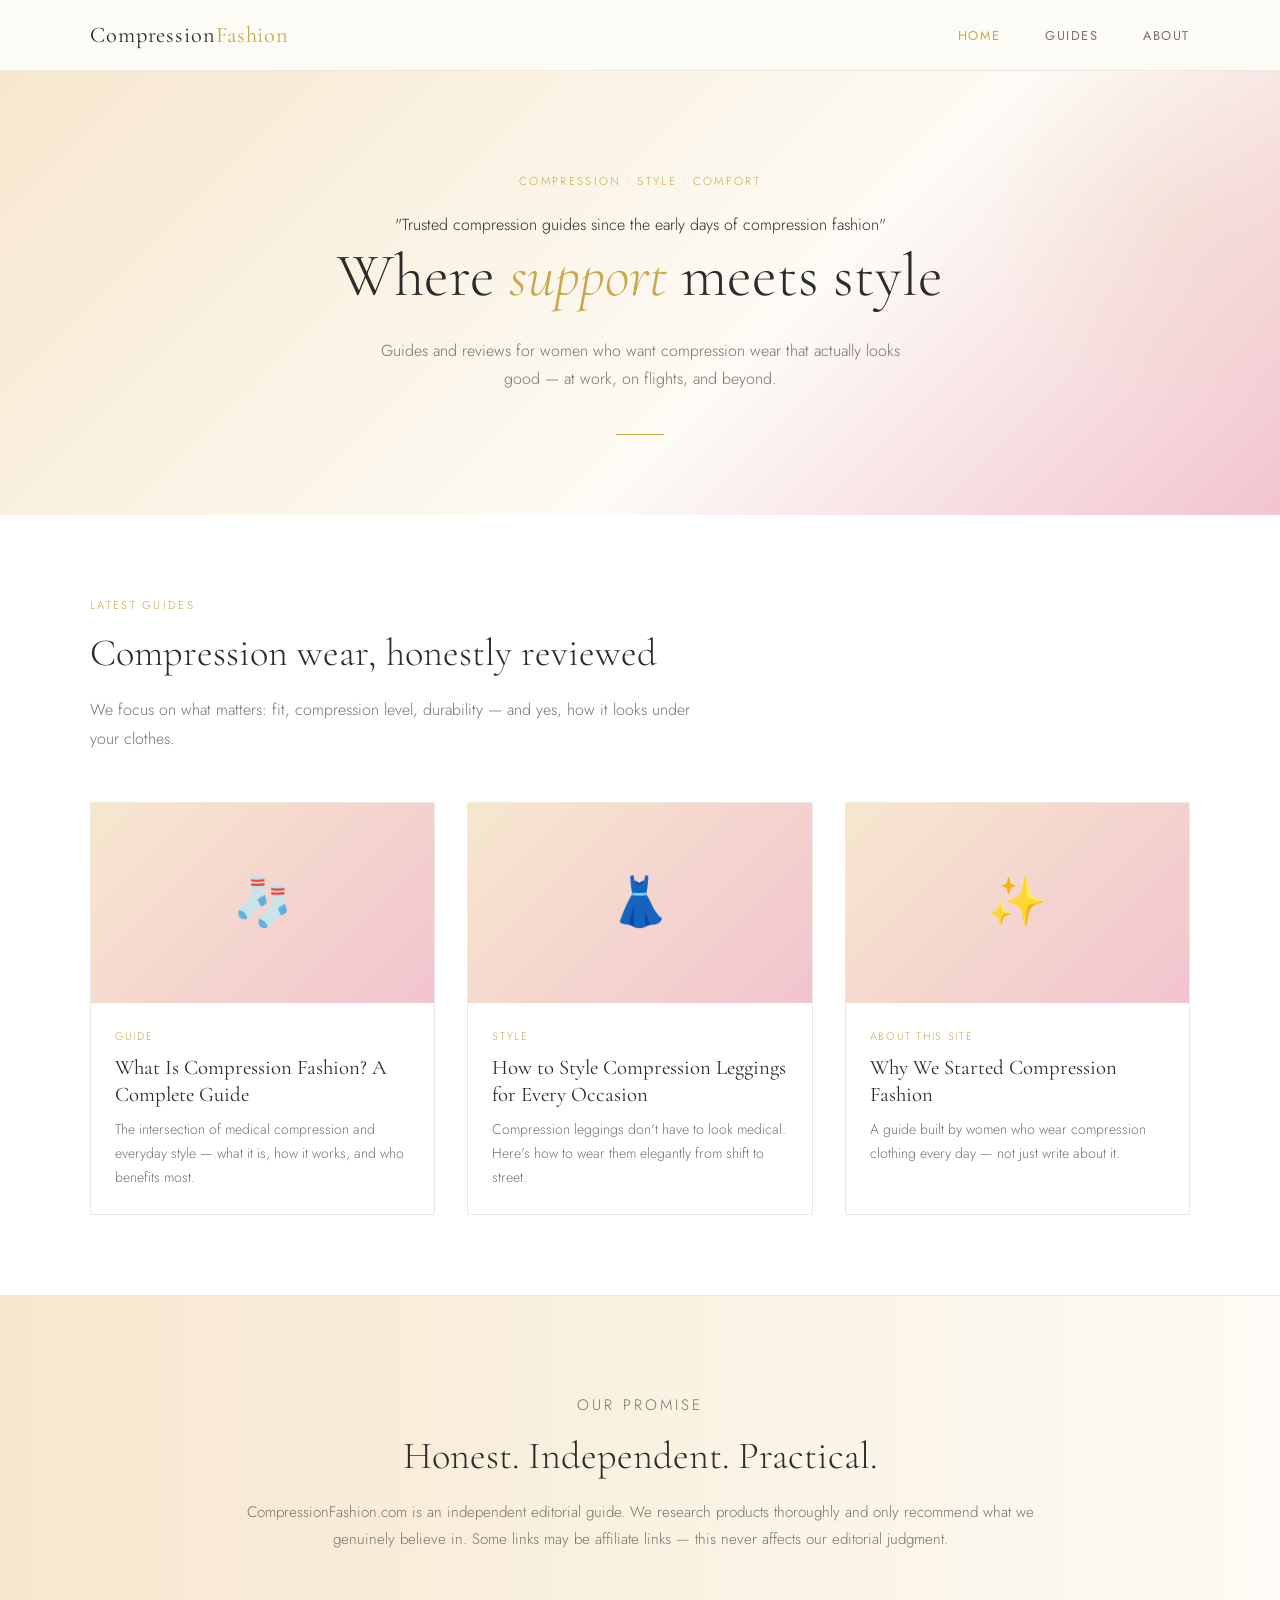
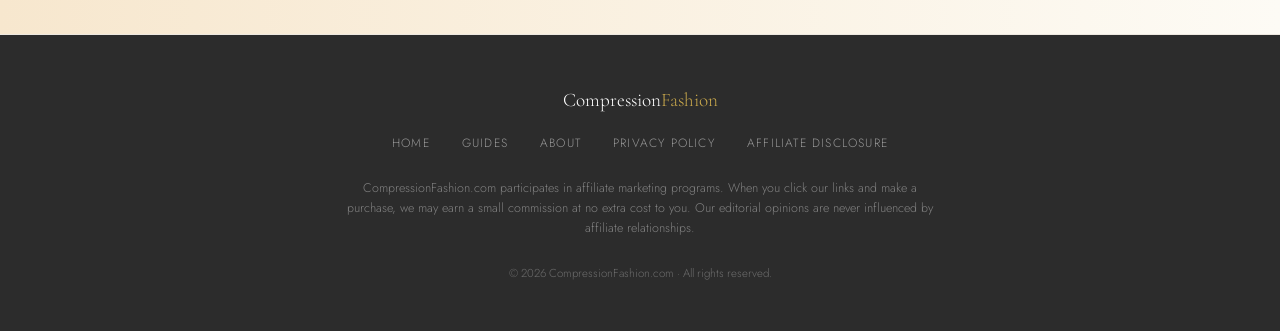
<file: index.html>
<!DOCTYPE html>
<html lang="en">
<head>
  <script defer src="https://cloud.umami.is/script.js" data-website-id="a1f1d4ec-e974-4153-85d6-48187ec6150e"></script>
  <meta charset="UTF-8">
  <meta name="viewport" content="width=device-width, initial-scale=1.0">
  <title>Compression Fashion — Stylish Support for Women on the Move</title>
  <meta name="description" content="Honest guides to compression fashion for women who stand all day. Reviews, comparisons and style tips for flight attendants, nurses, and active women.">
  <link rel="canonical" href="https://compressionfashion.com/">
  <meta name="robots" content="index, follow">

  <!-- Open Graph -->
  <meta property="og:title" content="Compression Fashion — Stylish Support for Women on the Move">
  <meta property="og:description" content="Honest guides to compression fashion for women who stand all day.">
  <meta property="og:url" content="https://compressionfashion.com/">
  <meta property="og:type" content="website">

  <link rel="stylesheet" href="style.css">

  <!-- JSON-LD -->
  <script type="application/ld+json">
  {
    "@context": "https://schema.org",
    "@type": "WebSite",
    "name": "Compression Fashion",
    "url": "https://compressionfashion.com",
    "description": "Honest guides to compression fashion for women who stand all day.",
    "publisher": {
      "@type": "Organization",
      "name": "Compression Fashion",
      "url": "https://compressionfashion.com"
    }
  }
  </script>
</head>
<body>

  <header>
    <div class="header-inner">
      <a href="/" class="logo">Compression<span>Fashion</span></a>
      <nav>
        <a href="/" class="active">Home</a>
        <a href="guides.html">Guides</a>
        <a href="about.html">About</a>
      </nav>
    </div>
  </header>

  <main>

    <!-- HERO -->
    <section class="hero">
      <p class="hero-eyebrow">Compression · Style · Comfort</p>
      <p>"Trusted compression guides since the early days of compression fashion"</p>
      <h1>Where <em>support</em> meets style</h1>
      <p class="hero-sub">Guides and reviews for women who want compression wear that actually looks good — at work, on flights, and beyond.</p>
      <div class="hero-divider"></div>
    </section>

    <!-- ARTICLES -->
    <section style="background: white;">
      <div class="section-inner">
        <p class="section-label">Latest Guides</p>
        <h2 class="section-title">Compression wear, honestly reviewed</h2>
        <p class="section-intro">We focus on what matters: fit, compression level, durability — and yes, how it looks under your clothes.</p>

        <div class="article-grid">

          <a href="what-is-compression-fashion.html" class="article-card">
            <div class="card-image">🧦</div>
            <div class="card-body">
              <p class="card-category">Guide</p>
              <h3 class="card-title">What Is Compression Fashion? A Complete Guide</h3>
              <p class="card-excerpt">The intersection of medical compression and everyday style — what it is, how it works, and who benefits most.</p>
            </div>
          </a>

          <a href="compression-leggings-style-guide.html" class="article-card">
            <div class="card-image">👗</div>
            <div class="card-body">
              <p class="card-category">Style</p>
              <h3 class="card-title">How to Style Compression Leggings for Every Occasion</h3>
              <p class="card-excerpt">Compression leggings don't have to look medical. Here's how to wear them elegantly from shift to street.</p>
            </div>
          </a>

          <a href="about.html" class="article-card">
            <div class="card-image">✨</div>
            <div class="card-body">
              <p class="card-category">About This Site</p>
              <h3 class="card-title">Why We Started Compression Fashion</h3>
              <p class="card-excerpt">A guide built by women who wear compression clothing every day — not just write about it.</p>
            </div>
          </a>

        </div>
      </div>
    </section>

    <!-- ABOUT STRIP -->
    <section class="about-strip">
      <div class="section-inner about-strip-inner">
        <p class="section-label">Our Promise</p>
        <h2 class="section-title">Honest. Independent. Practical.</h2>
        <p>CompressionFashion.com is an independent editorial guide. We research products thoroughly and only recommend what we genuinely believe in. Some links may be affiliate links — this never affects our editorial judgment.</p>
      </div>
    </section>

  </main>

  <footer>
    <div class="footer-inner">
      <div class="footer-logo">Compression<span>Fashion</span></div>
      <div class="footer-links">
        <a href="/">Home</a>
        <a href="guides.html">Guides</a>
        <a href="about.html">About</a>
        <a href="privacy-policy.html">Privacy Policy</a>
        <a href="affiliate-disclosure.html">Affiliate Disclosure</a>
      </div>
      <p class="footer-disclosure">
        CompressionFashion.com participates in affiliate marketing programs. When you click our links and make a purchase, we may earn a small commission at no extra cost to you. Our editorial opinions are never influenced by affiliate relationships.
      </p>
      <p class="footer-copy">© 2026 CompressionFashion.com · All rights reserved.</p>
    </div>
  </footer>

</body>
</html>
</file>
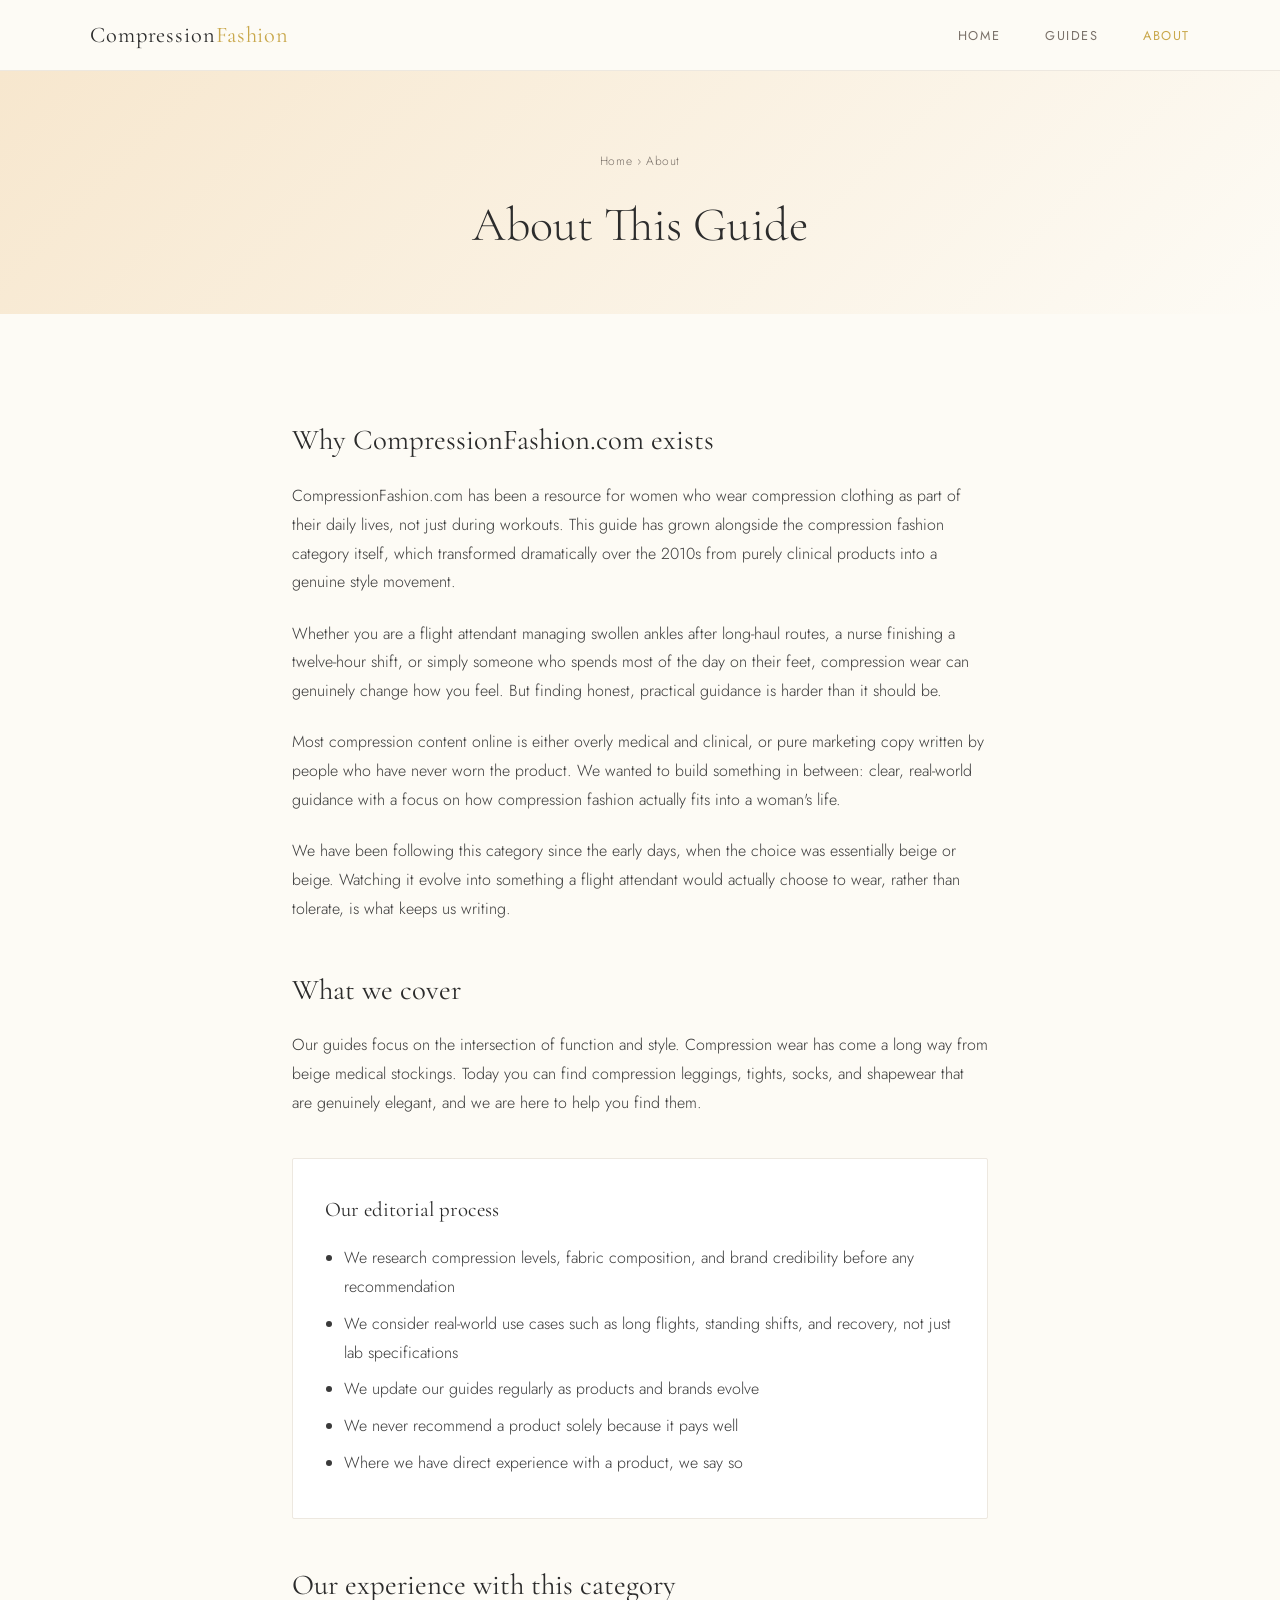
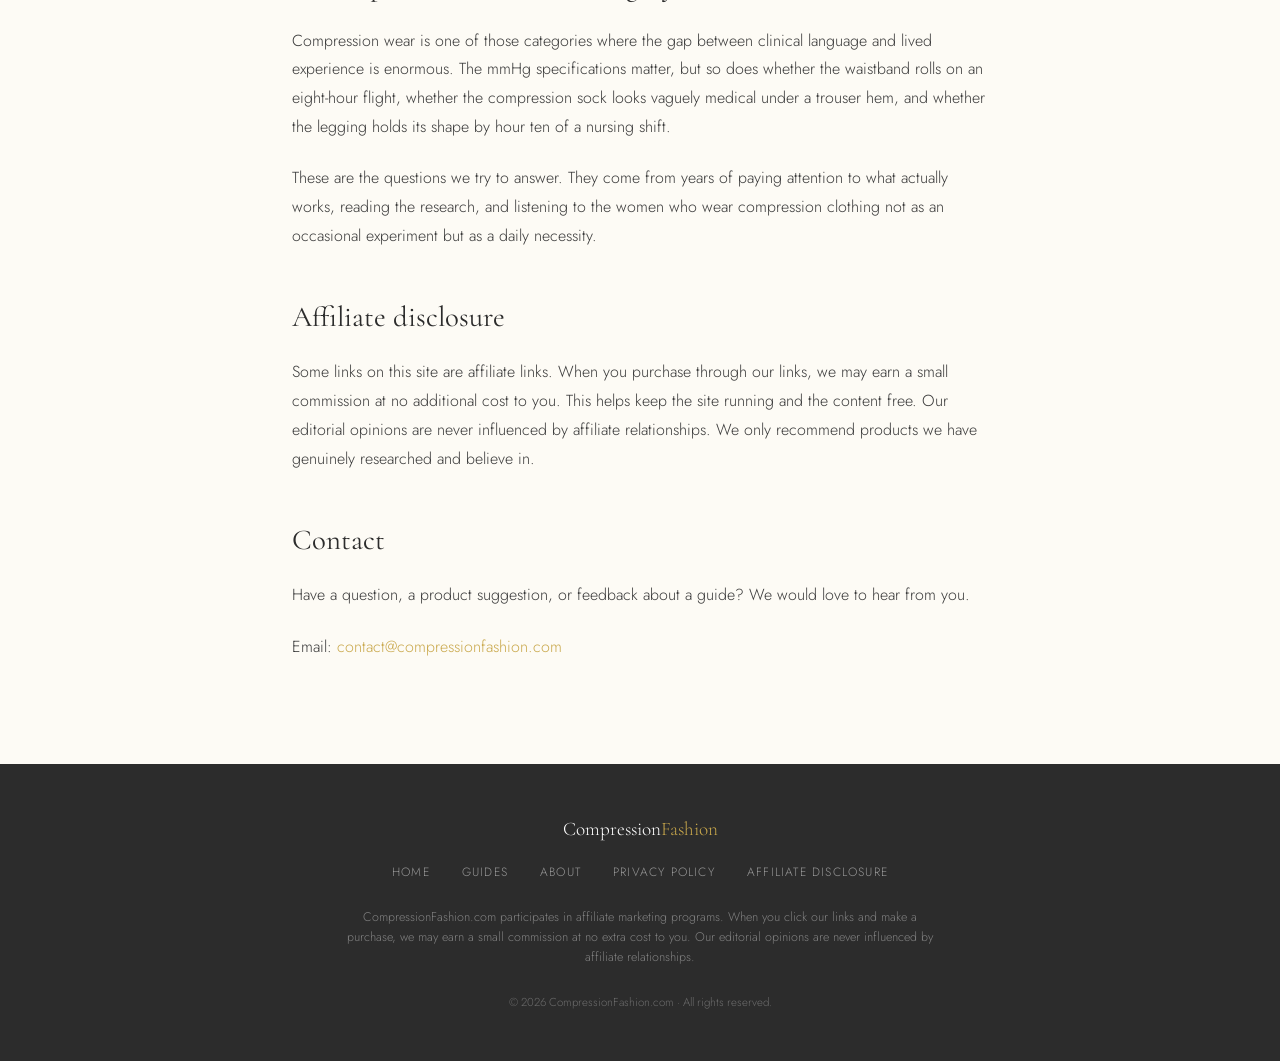
<file: about.html>
<!DOCTYPE html>
<html lang="en">
<head>
  <meta charset="UTF-8">
  <meta name="viewport" content="width=device-width, initial-scale=1.0">
  <title>About — Compression Fashion</title>
  <meta name="description" content="CompressionFashion.com is an independent editorial guide to compression wear for women. Learn about our editorial process and why we created this resource.">
  <link rel="canonical" href="https://compressionfashion.com/about.html">
  <meta name="robots" content="index, follow">

  <meta property="og:title" content="About — Compression Fashion">
  <meta property="og:description" content="An independent editorial guide to compression wear for women who stand all day.">
  <meta property="og:url" content="https://compressionfashion.com/about.html">
  <meta property="og:type" content="website">

  <link rel="stylesheet" href="style.css">

  <script type="application/ld+json">
  {
    "@context": "https://schema.org",
    "@type": "AboutPage",
    "name": "About Compression Fashion",
    "url": "https://compressionfashion.com/about.html",
    "description": "Independent editorial guide to compression fashion for women.",
    "breadcrumb": {
      "@type": "BreadcrumbList",
      "itemListElement": [
        {"@type": "ListItem", "position": 1, "name": "Home", "item": "https://compressionfashion.com/"},
        {"@type": "ListItem", "position": 2, "name": "About"}
      ]
    }
  }
  </script>
</head>
<body>

  <header>
    <div class="header-inner">
      <a href="/" class="logo">Compression<span>Fashion</span></a>
      <nav>
        <a href="/">Home</a>
        <a href="guides.html">Guides</a>
        <a href="about.html" class="active">About</a>
      </nav>
    </div>
  </header>

  <main>

    <div class="about-hero">
      <p class="breadcrumb"><a href="/">Home</a> &rsaquo; About</p>
      <h1 style="font-family: 'Cormorant Garamond', serif; font-size: clamp(2rem, 4vw, 3rem); font-weight: 300; margin: 0 auto; max-width: 700px; line-height: 1.2;">About This Guide</h1>
    </div>

    <div class="about-body">

      <h2>Why CompressionFashion.com exists</h2>
      <p>CompressionFashion.com has been a resource for women who wear compression clothing as part of their daily lives, not just during workouts. This guide has grown alongside the compression fashion category itself, which transformed dramatically over the 2010s from purely clinical products into a genuine style movement.</p>

      <p>Whether you are a flight attendant managing swollen ankles after long-haul routes, a nurse finishing a twelve-hour shift, or simply someone who spends most of the day on their feet, compression wear can genuinely change how you feel. But finding honest, practical guidance is harder than it should be.</p>

      <p>Most compression content online is either overly medical and clinical, or pure marketing copy written by people who have never worn the product. We wanted to build something in between: clear, real-world guidance with a focus on how compression fashion actually fits into a woman's life.</p>

      <p>We have been following this category since the early days, when the choice was essentially beige or beige. Watching it evolve into something a flight attendant would actually choose to wear, rather than tolerate, is what keeps us writing.</p>

      <h2>What we cover</h2>
      <p>Our guides focus on the intersection of function and style. Compression wear has come a long way from beige medical stockings. Today you can find compression leggings, tights, socks, and shapewear that are genuinely elegant, and we are here to help you find them.</p>

      <div class="editorial-box">
        <h3>Our editorial process</h3>
        <ul>
          <li>We research compression levels, fabric composition, and brand credibility before any recommendation</li>
          <li>We consider real-world use cases such as long flights, standing shifts, and recovery, not just lab specifications</li>
          <li>We update our guides regularly as products and brands evolve</li>
          <li>We never recommend a product solely because it pays well</li>
          <li>Where we have direct experience with a product, we say so</li>
        </ul>
      </div>

      <h2>Our experience with this category</h2>
      <p>Compression wear is one of those categories where the gap between clinical language and lived experience is enormous. The mmHg specifications matter, but so does whether the waistband rolls on an eight-hour flight, whether the compression sock looks vaguely medical under a trouser hem, and whether the legging holds its shape by hour ten of a nursing shift.</p>

      <p>These are the questions we try to answer. They come from years of paying attention to what actually works, reading the research, and listening to the women who wear compression clothing not as an occasional experiment but as a daily necessity.</p>

      <h2>Affiliate disclosure</h2>
      <p>Some links on this site are affiliate links. When you purchase through our links, we may earn a small commission at no additional cost to you. This helps keep the site running and the content free. Our editorial opinions are never influenced by affiliate relationships. We only recommend products we have genuinely researched and believe in.</p>

      <h2>Contact</h2>
      <p>Have a question, a product suggestion, or feedback about a guide? We would love to hear from you.</p>
      <p>Email: <a href="mailto:contact@compressionfashion.com" style="color: var(--gold); text-decoration: none;">contact@compressionfashion.com</a></p>

    </div>

  </main>

  <footer>
    <div class="footer-inner">
      <div class="footer-logo">Compression<span>Fashion</span></div>
      <div class="footer-links">
        <a href="/">Home</a>
        <a href="guides.html">Guides</a>
        <a href="about.html">About</a>
        <a href="privacy-policy.html">Privacy Policy</a>
        <a href="affiliate-disclosure.html">Affiliate Disclosure</a>
      </div>
      <p class="footer-disclosure">
        CompressionFashion.com participates in affiliate marketing programs. When you click our links and make a purchase, we may earn a small commission at no extra cost to you. Our editorial opinions are never influenced by affiliate relationships.
      </p>
      <p class="footer-copy">© 2026 CompressionFashion.com · All rights reserved.</p>
    </div>
  </footer>

</body>
</html>
</file>
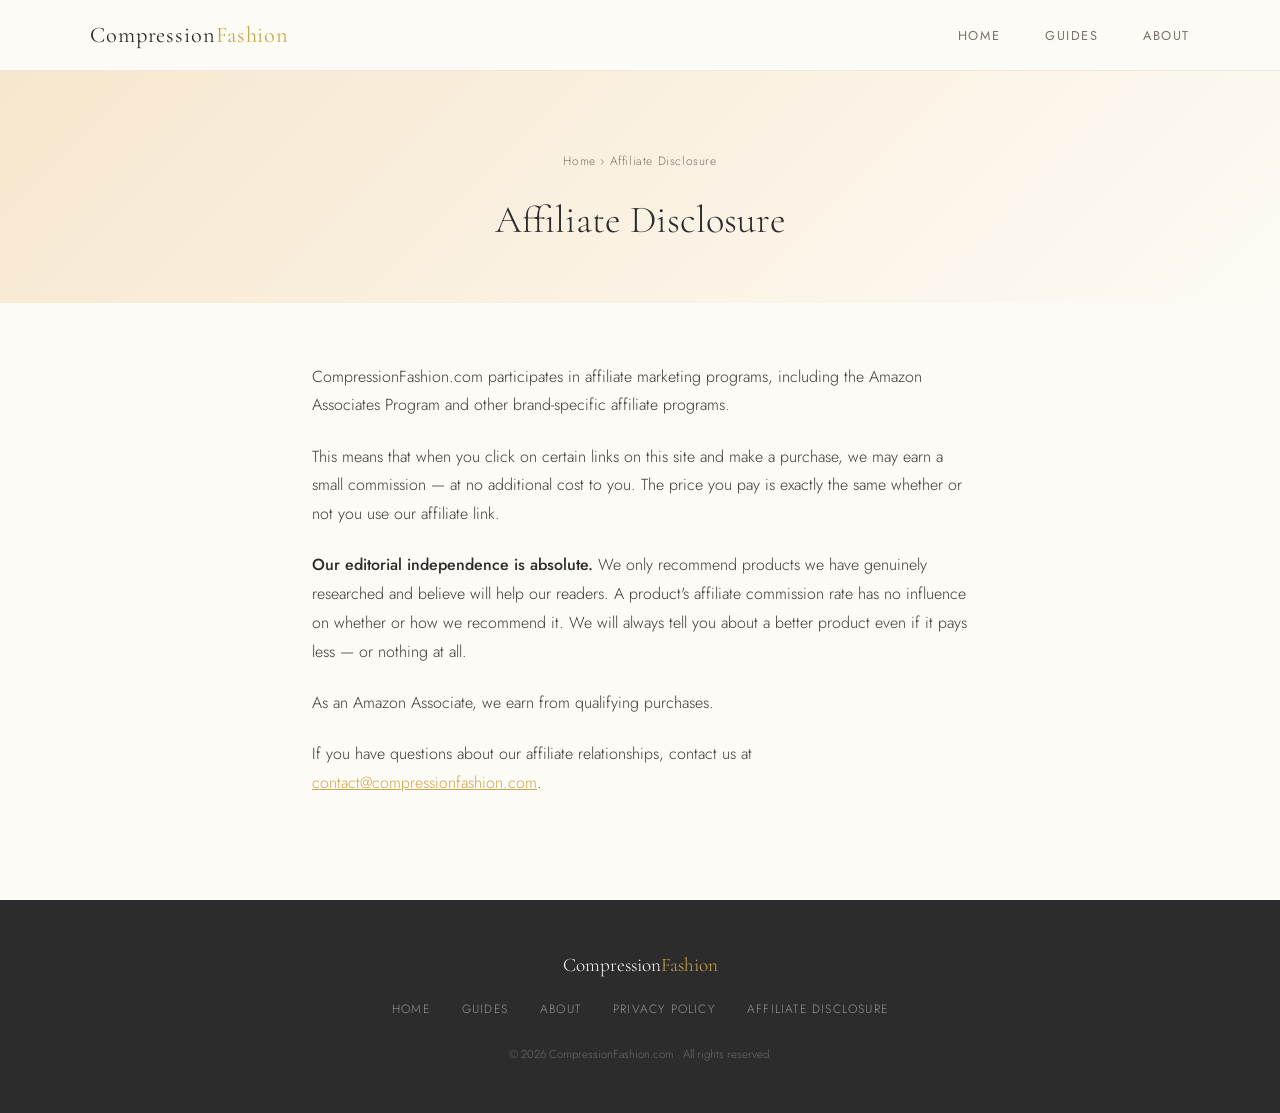
<file: affiliate-disclosure.html>
<!DOCTYPE html>
<html lang="en">
<head>
  <meta charset="UTF-8">
  <meta name="viewport" content="width=device-width, initial-scale=1.0">
  <title>Affiliate Disclosure — Compression Fashion</title>
  <meta name="description" content="Affiliate disclosure for CompressionFashion.com. We earn commissions from qualifying purchases at no extra cost to you.">
  <link rel="canonical" href="https://compressionfashion.com/affiliate-disclosure.html">
  <meta name="robots" content="index, follow">
  <link rel="stylesheet" href="style.css">
</head>
<body>

  <header>
    <div class="header-inner">
      <a href="/" class="logo">Compression<span>Fashion</span></a>
      <nav>
        <a href="/">Home</a>
        <a href="guides.html">Guides</a>
        <a href="about.html">About</a>
      </nav>
    </div>
  </header>

  <main>
    <div class="article-header">
      <p class="breadcrumb"><a href="/">Home</a> &rsaquo; Affiliate Disclosure</p>
      <h1 style="font-family:'Cormorant Garamond',serif;font-size:clamp(1.8rem,3vw,2.6rem);font-weight:300;margin:0 auto;max-width:700px;">Affiliate Disclosure</h1>
    </div>

    <div class="article-body">
      <p>CompressionFashion.com participates in affiliate marketing programs, including the Amazon Associates Program and other brand-specific affiliate programs.</p>

      <p>This means that when you click on certain links on this site and make a purchase, we may earn a small commission — at no additional cost to you. The price you pay is exactly the same whether or not you use our affiliate link.</p>

      <p><strong>Our editorial independence is absolute.</strong> We only recommend products we have genuinely researched and believe will help our readers. A product's affiliate commission rate has no influence on whether or how we recommend it. We will always tell you about a better product even if it pays less — or nothing at all.</p>

      <p>As an Amazon Associate, we earn from qualifying purchases.</p>

      <p>If you have questions about our affiliate relationships, contact us at <a href="mailto:contact@compressionfashion.com" style="color:var(--gold);">contact@compressionfashion.com</a>.</p>
    </div>
  </main>

  <footer>
    <div class="footer-inner">
      <div class="footer-logo">Compression<span>Fashion</span></div>
      <div class="footer-links">
        <a href="/">Home</a>
        <a href="guides.html">Guides</a>
        <a href="about.html">About</a>
        <a href="privacy-policy.html">Privacy Policy</a>
        <a href="affiliate-disclosure.html">Affiliate Disclosure</a>
      </div>
      <p class="footer-copy">© 2026 CompressionFashion.com · All rights reserved.</p>
    </div>
  </footer>

</body>
</html>
</file>
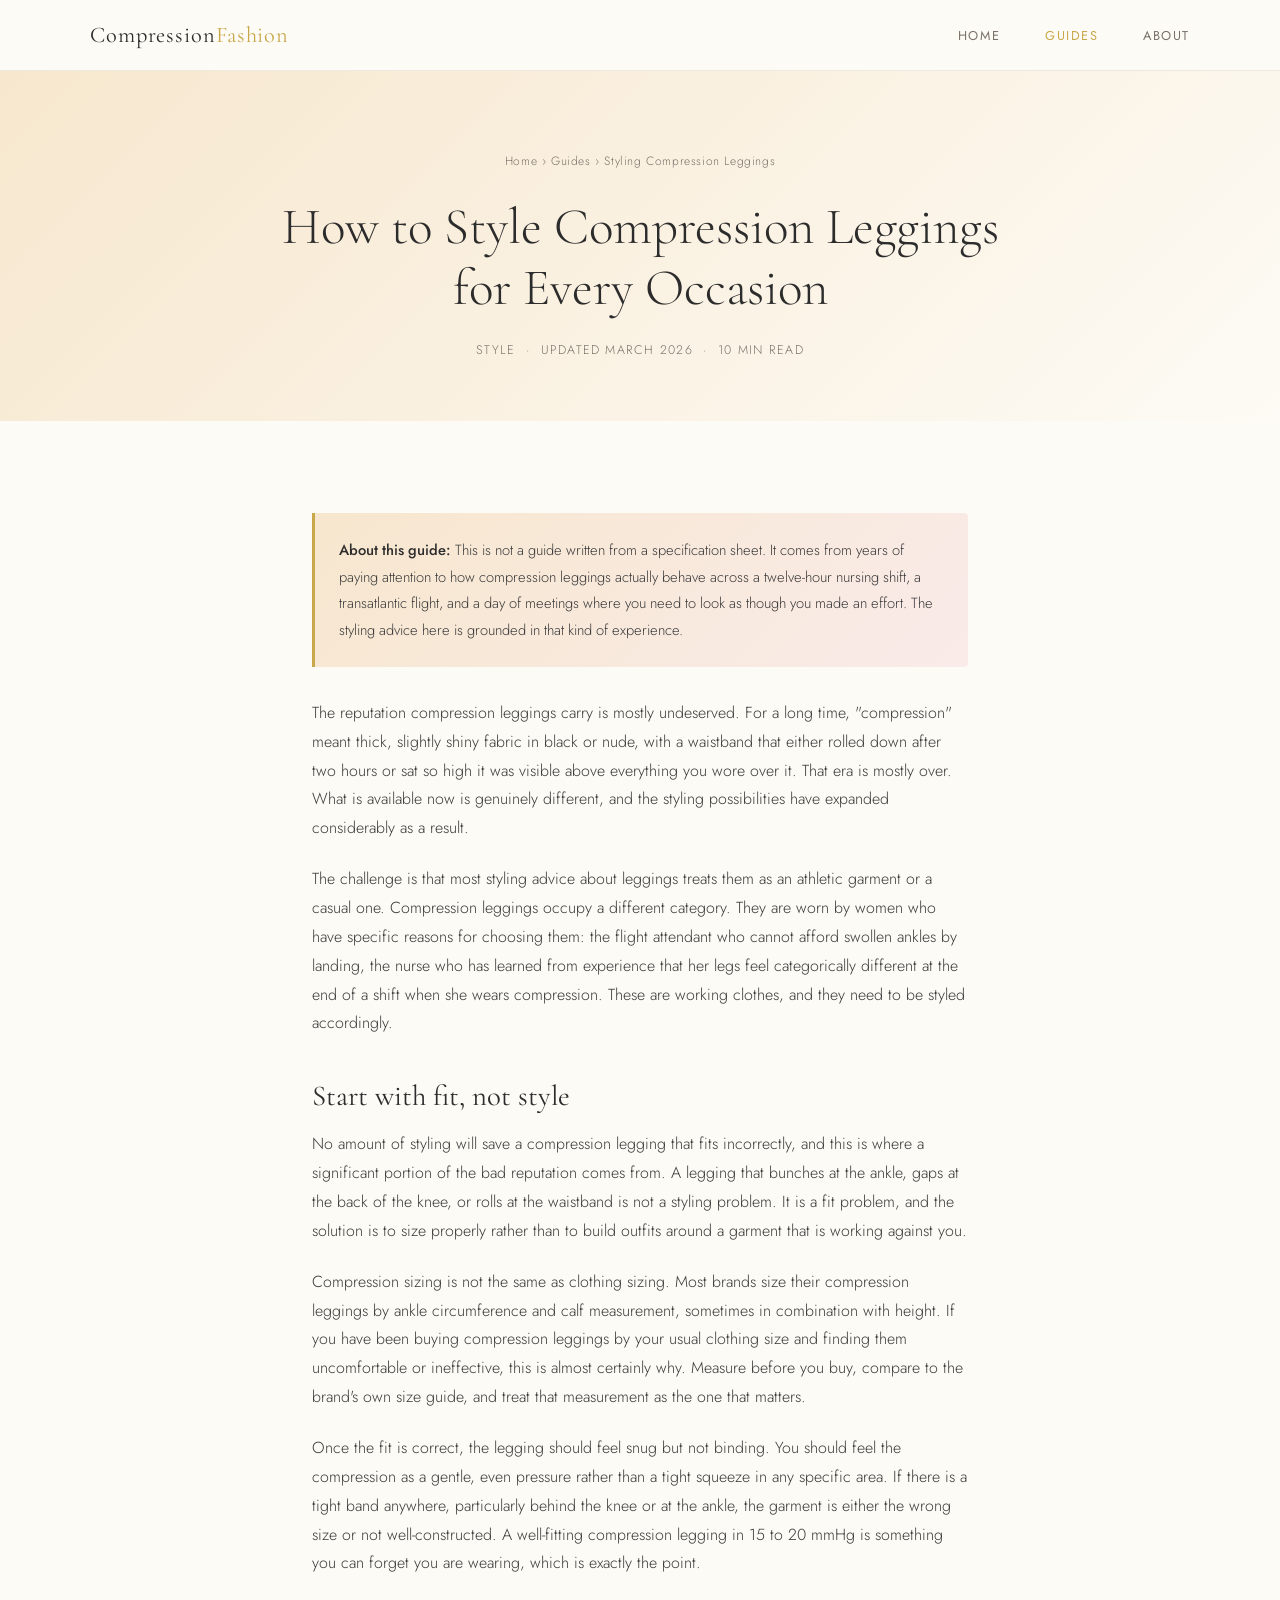
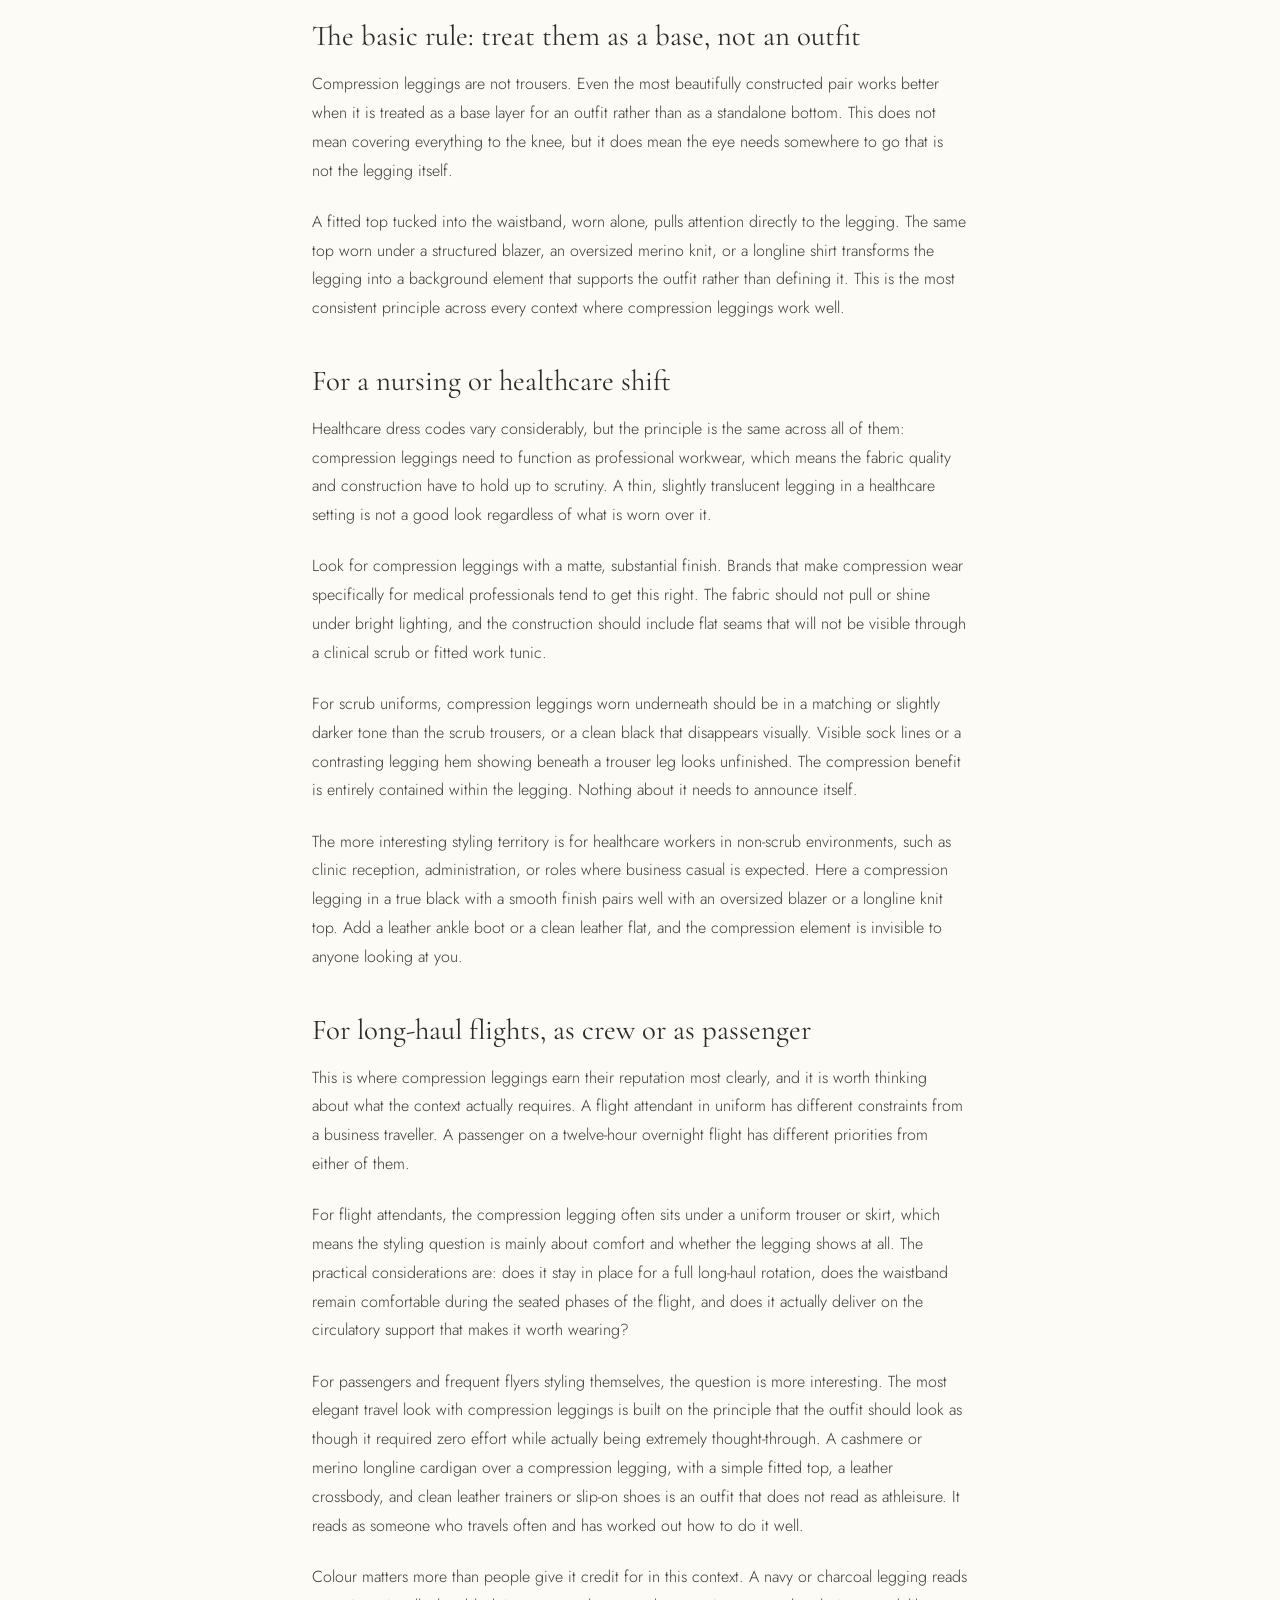
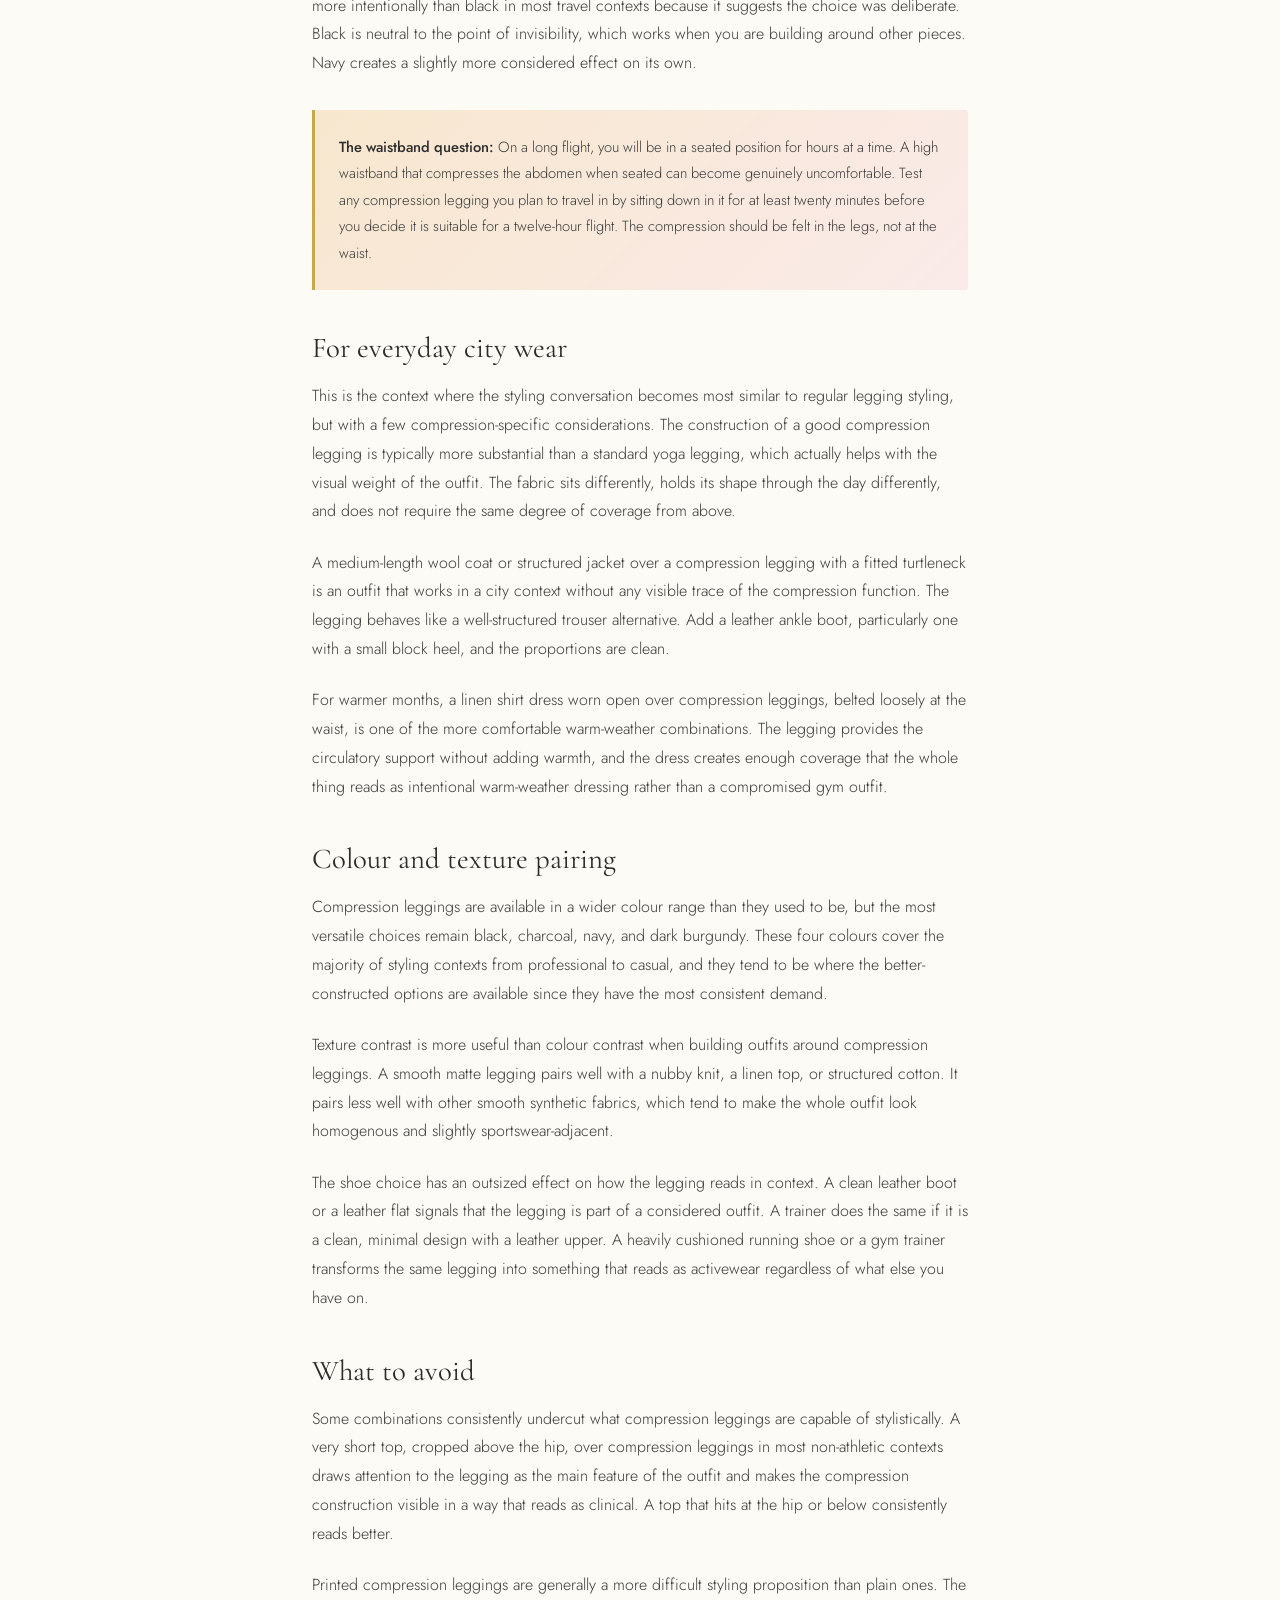
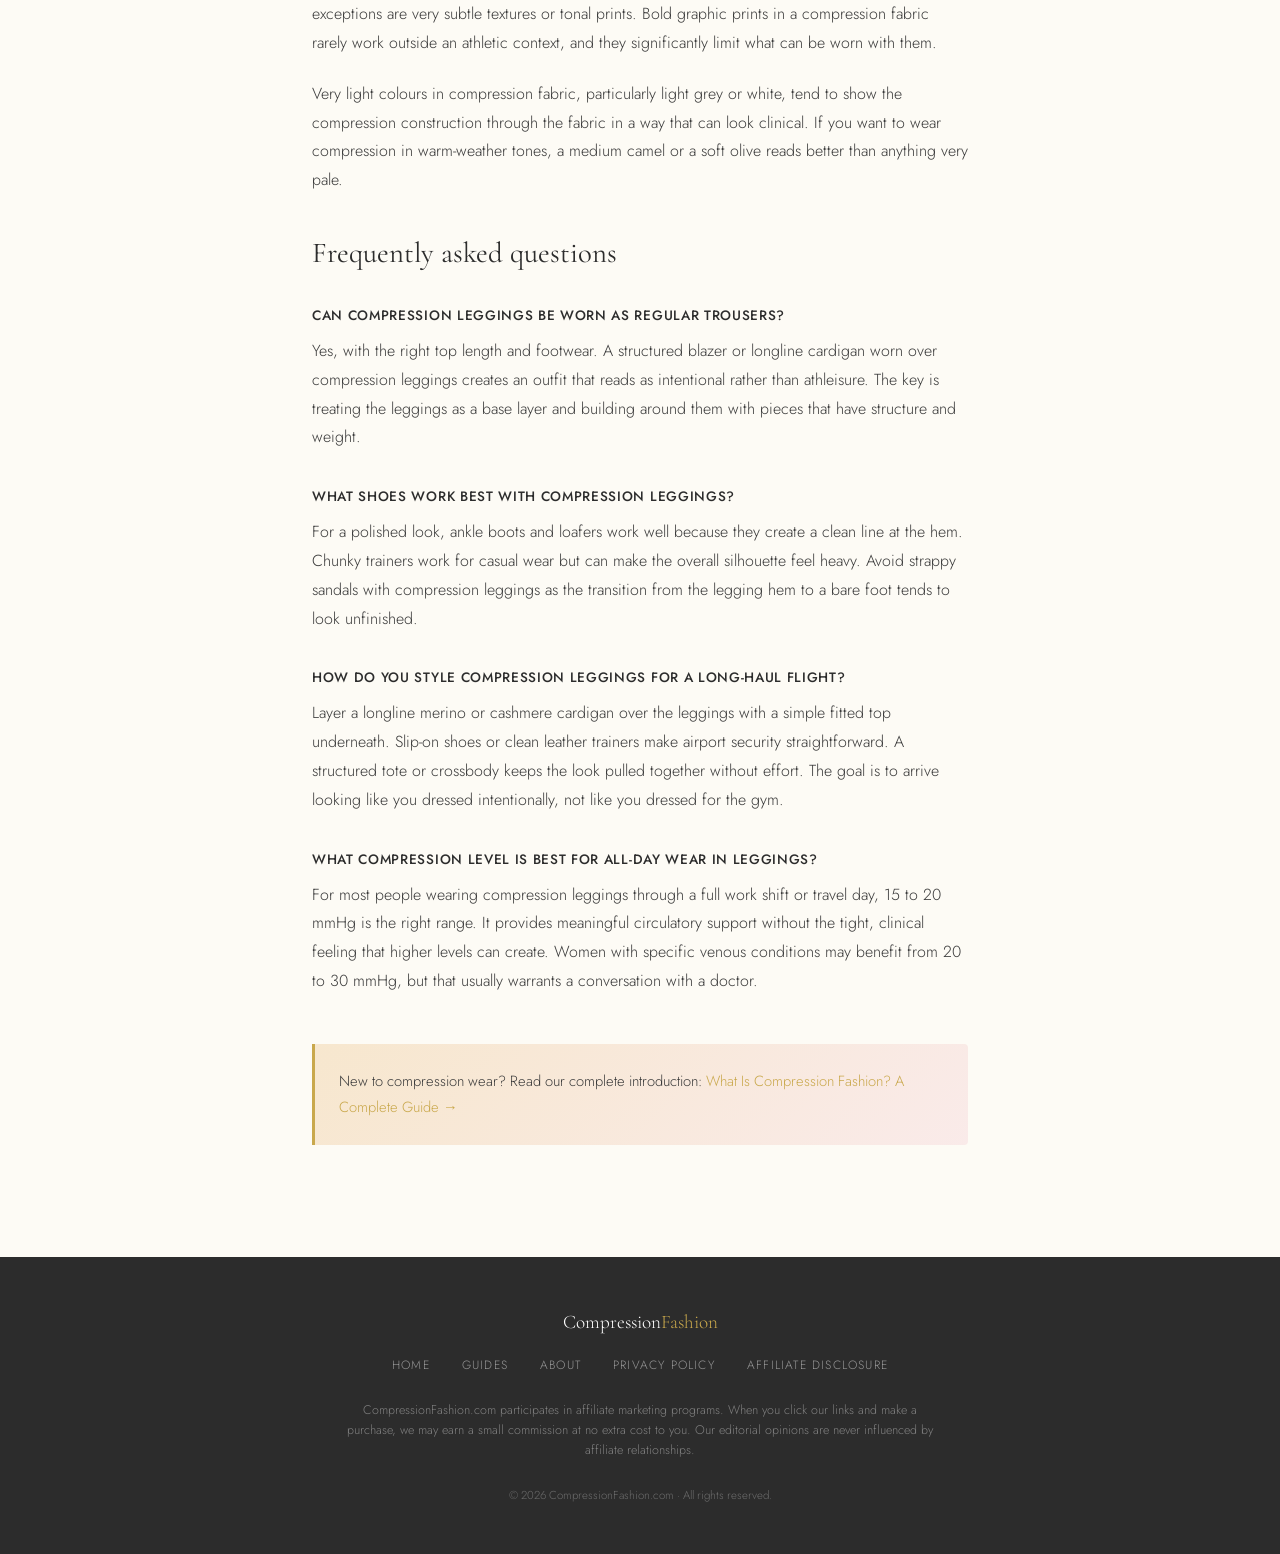
<file: compression-leggings-style-guide.html>
<!DOCTYPE html>
<html lang="en">
<head>
  <meta charset="UTF-8">
  <meta name="viewport" content="width=device-width, initial-scale=1.0">
  <title>How to Style Compression Leggings for Every Occasion — Compression Fashion</title>
  <meta name="description" content="Compression leggings do not have to look clinical. A practical guide to wearing them elegantly at work, on flights, and in everyday life — from someone who actually wears them.">
  <link rel="canonical" href="https://compressionfashion.com/compression-leggings-style-guide.html">
  <meta name="robots" content="index, follow">

  <meta property="og:title" content="How to Style Compression Leggings for Every Occasion">
  <meta property="og:description" content="Compression leggings do not have to look clinical. A practical styling guide for nurses, flight attendants, and women who live in compression wear.">
  <meta property="og:url" content="https://compressionfashion.com/compression-leggings-style-guide.html">
  <meta property="og:type" content="article">

  <link rel="stylesheet" href="style.css">

  <script type="application/ld+json">
  {
    "@context": "https://schema.org",
    "@type": "BlogPosting",
    "headline": "How to Style Compression Leggings for Every Occasion",
    "description": "Compression leggings do not have to look clinical. A practical guide to wearing them elegantly at work, on flights, and in everyday life.",
    "url": "https://compressionfashion.com/compression-leggings-style-guide.html",
    "datePublished": "2026-03-22",
    "dateModified": "2026-03-22",
    "publisher": {
      "@type": "Organization",
      "name": "Compression Fashion",
      "url": "https://compressionfashion.com"
    },
    "breadcrumb": {
      "@type": "BreadcrumbList",
      "itemListElement": [
        {"@type": "ListItem", "position": 1, "name": "Home", "item": "https://compressionfashion.com/"},
        {"@type": "ListItem", "position": 2, "name": "Guides", "item": "https://compressionfashion.com/guides.html"},
        {"@type": "ListItem", "position": 3, "name": "How to Style Compression Leggings"}
      ]
    }
  }
  </script>

  <script type="application/ld+json">
  {
    "@context": "https://schema.org",
    "@type": "FAQPage",
    "mainEntity": [
      {
        "@type": "Question",
        "name": "Can compression leggings be worn as regular trousers?",
        "acceptedAnswer": {
          "@type": "Answer",
          "text": "Yes, with the right top length and footwear. A structured blazer or longline cardigan worn over compression leggings creates an outfit that reads as intentional rather than athleisure. The key is treating the leggings as a base layer and building around them with pieces that have structure and weight."
        }
      },
      {
        "@type": "Question",
        "name": "What shoes work best with compression leggings?",
        "acceptedAnswer": {
          "@type": "Answer",
          "text": "For a polished look, ankle boots and loafers work well because they create a clean line at the hem. Chunky trainers work for casual wear but can make the overall silhouette feel heavy. Avoid strappy sandals with compression leggings as the transition from the legging hem to a bare foot tends to look unfinished."
        }
      },
      {
        "@type": "Question",
        "name": "How do you style compression leggings for a long-haul flight?",
        "acceptedAnswer": {
          "@type": "Answer",
          "text": "Layer a longline merino or cashmere cardigan over the leggings with a simple fitted top underneath. Slip-on shoes or clean leather trainers make airport security easy. A structured tote or crossbody keeps the look pulled together without effort. The goal is to arrive looking like you dressed intentionally, not like you dressed for the gym."
        }
      },
      {
        "@type": "Question",
        "name": "What compression level is best for all-day wear in leggings?",
        "acceptedAnswer": {
          "@type": "Answer",
          "text": "For most people wearing compression leggings through a full work shift or travel day, 15 to 20 mmHg is the right range. It provides meaningful circulatory support without the tight, clinical feeling that higher levels can create. Women with specific venous conditions may benefit from 20 to 30 mmHg, but that usually warrants a conversation with a doctor."
        }
      }
    ]
  }
  </script>
</head>
<body>

  <header>
    <div class="header-inner">
      <a href="/" class="logo">Compression<span>Fashion</span></a>
      <nav>
        <a href="/">Home</a>
        <a href="guides.html" class="active">Guides</a>
        <a href="about.html">About</a>
      </nav>
    </div>
  </header>

  <main>

    <div class="article-header">
      <p class="breadcrumb"><a href="/">Home</a> &rsaquo; <a href="guides.html">Guides</a> &rsaquo; Styling Compression Leggings</p>
      <h1>How to Style Compression Leggings<br>for Every Occasion</h1>
      <p class="article-meta">Style &nbsp;·&nbsp; Updated March 2026 &nbsp;·&nbsp; 10 min read</p>
    </div>

    <article class="article-body">

      <div class="tip-box">
        <p><strong>About this guide:</strong> This is not a guide written from a specification sheet. It comes from years of paying attention to how compression leggings actually behave across a twelve-hour nursing shift, a transatlantic flight, and a day of meetings where you need to look as though you made an effort. The styling advice here is grounded in that kind of experience.</p>
      </div>

      <p>The reputation compression leggings carry is mostly undeserved. For a long time, "compression" meant thick, slightly shiny fabric in black or nude, with a waistband that either rolled down after two hours or sat so high it was visible above everything you wore over it. That era is mostly over. What is available now is genuinely different, and the styling possibilities have expanded considerably as a result.</p>

      <p>The challenge is that most styling advice about leggings treats them as an athletic garment or a casual one. Compression leggings occupy a different category. They are worn by women who have specific reasons for choosing them: the flight attendant who cannot afford swollen ankles by landing, the nurse who has learned from experience that her legs feel categorically different at the end of a shift when she wears compression. These are working clothes, and they need to be styled accordingly.</p>

      <h2>Start with fit, not style</h2>

      <p>No amount of styling will save a compression legging that fits incorrectly, and this is where a significant portion of the bad reputation comes from. A legging that bunches at the ankle, gaps at the back of the knee, or rolls at the waistband is not a styling problem. It is a fit problem, and the solution is to size properly rather than to build outfits around a garment that is working against you.</p>

      <p>Compression sizing is not the same as clothing sizing. Most brands size their compression leggings by ankle circumference and calf measurement, sometimes in combination with height. If you have been buying compression leggings by your usual clothing size and finding them uncomfortable or ineffective, this is almost certainly why. Measure before you buy, compare to the brand's own size guide, and treat that measurement as the one that matters.</p>

      <p>Once the fit is correct, the legging should feel snug but not binding. You should feel the compression as a gentle, even pressure rather than a tight squeeze in any specific area. If there is a tight band anywhere, particularly behind the knee or at the ankle, the garment is either the wrong size or not well-constructed. A well-fitting compression legging in 15 to 20 mmHg is something you can forget you are wearing, which is exactly the point.</p>

      <h2>The basic rule: treat them as a base, not an outfit</h2>

      <p>Compression leggings are not trousers. Even the most beautifully constructed pair works better when it is treated as a base layer for an outfit rather than as a standalone bottom. This does not mean covering everything to the knee, but it does mean the eye needs somewhere to go that is not the legging itself.</p>

      <p>A fitted top tucked into the waistband, worn alone, pulls attention directly to the legging. The same top worn under a structured blazer, an oversized merino knit, or a longline shirt transforms the legging into a background element that supports the outfit rather than defining it. This is the most consistent principle across every context where compression leggings work well.</p>

      <h2>For a nursing or healthcare shift</h2>

      <p>Healthcare dress codes vary considerably, but the principle is the same across all of them: compression leggings need to function as professional workwear, which means the fabric quality and construction have to hold up to scrutiny. A thin, slightly translucent legging in a healthcare setting is not a good look regardless of what is worn over it.</p>

      <p>Look for compression leggings with a matte, substantial finish. Brands that make compression wear specifically for medical professionals tend to get this right. The fabric should not pull or shine under bright lighting, and the construction should include flat seams that will not be visible through a clinical scrub or fitted work tunic.</p>

      <p>For scrub uniforms, compression leggings worn underneath should be in a matching or slightly darker tone than the scrub trousers, or a clean black that disappears visually. Visible sock lines or a contrasting legging hem showing beneath a trouser leg looks unfinished. The compression benefit is entirely contained within the legging. Nothing about it needs to announce itself.</p>

      <p>The more interesting styling territory is for healthcare workers in non-scrub environments, such as clinic reception, administration, or roles where business casual is expected. Here a compression legging in a true black with a smooth finish pairs well with an oversized blazer or a longline knit top. Add a leather ankle boot or a clean leather flat, and the compression element is invisible to anyone looking at you.</p>

      <h2>For long-haul flights, as crew or as passenger</h2>

      <p>This is where compression leggings earn their reputation most clearly, and it is worth thinking about what the context actually requires. A flight attendant in uniform has different constraints from a business traveller. A passenger on a twelve-hour overnight flight has different priorities from either of them.</p>

      <p>For flight attendants, the compression legging often sits under a uniform trouser or skirt, which means the styling question is mainly about comfort and whether the legging shows at all. The practical considerations are: does it stay in place for a full long-haul rotation, does the waistband remain comfortable during the seated phases of the flight, and does it actually deliver on the circulatory support that makes it worth wearing?</p>

      <p>For passengers and frequent flyers styling themselves, the question is more interesting. The most elegant travel look with compression leggings is built on the principle that the outfit should look as though it required zero effort while actually being extremely thought-through. A cashmere or merino longline cardigan over a compression legging, with a simple fitted top, a leather crossbody, and clean leather trainers or slip-on shoes is an outfit that does not read as athleisure. It reads as someone who travels often and has worked out how to do it well.</p>

      <p>Colour matters more than people give it credit for in this context. A navy or charcoal legging reads more intentionally than black in most travel contexts because it suggests the choice was deliberate. Black is neutral to the point of invisibility, which works when you are building around other pieces. Navy creates a slightly more considered effect on its own.</p>

      <div class="tip-box">
        <p><strong>The waistband question:</strong> On a long flight, you will be in a seated position for hours at a time. A high waistband that compresses the abdomen when seated can become genuinely uncomfortable. Test any compression legging you plan to travel in by sitting down in it for at least twenty minutes before you decide it is suitable for a twelve-hour flight. The compression should be felt in the legs, not at the waist.</p>
      </div>

      <h2>For everyday city wear</h2>

      <p>This is the context where the styling conversation becomes most similar to regular legging styling, but with a few compression-specific considerations. The construction of a good compression legging is typically more substantial than a standard yoga legging, which actually helps with the visual weight of the outfit. The fabric sits differently, holds its shape through the day differently, and does not require the same degree of coverage from above.</p>

      <p>A medium-length wool coat or structured jacket over a compression legging with a fitted turtleneck is an outfit that works in a city context without any visible trace of the compression function. The legging behaves like a well-structured trouser alternative. Add a leather ankle boot, particularly one with a small block heel, and the proportions are clean.</p>

      <p>For warmer months, a linen shirt dress worn open over compression leggings, belted loosely at the waist, is one of the more comfortable warm-weather combinations. The legging provides the circulatory support without adding warmth, and the dress creates enough coverage that the whole thing reads as intentional warm-weather dressing rather than a compromised gym outfit.</p>

      <h2>Colour and texture pairing</h2>

      <p>Compression leggings are available in a wider colour range than they used to be, but the most versatile choices remain black, charcoal, navy, and dark burgundy. These four colours cover the majority of styling contexts from professional to casual, and they tend to be where the better-constructed options are available since they have the most consistent demand.</p>

      <p>Texture contrast is more useful than colour contrast when building outfits around compression leggings. A smooth matte legging pairs well with a nubby knit, a linen top, or structured cotton. It pairs less well with other smooth synthetic fabrics, which tend to make the whole outfit look homogenous and slightly sportswear-adjacent.</p>

      <p>The shoe choice has an outsized effect on how the legging reads in context. A clean leather boot or a leather flat signals that the legging is part of a considered outfit. A trainer does the same if it is a clean, minimal design with a leather upper. A heavily cushioned running shoe or a gym trainer transforms the same legging into something that reads as activewear regardless of what else you have on.</p>

      <h2>What to avoid</h2>

      <p>Some combinations consistently undercut what compression leggings are capable of stylistically. A very short top, cropped above the hip, over compression leggings in most non-athletic contexts draws attention to the legging as the main feature of the outfit and makes the compression construction visible in a way that reads as clinical. A top that hits at the hip or below consistently reads better.</p>

      <p>Printed compression leggings are generally a more difficult styling proposition than plain ones. The exceptions are very subtle textures or tonal prints. Bold graphic prints in a compression fabric rarely work outside an athletic context, and they significantly limit what can be worn with them.</p>

      <p>Very light colours in compression fabric, particularly light grey or white, tend to show the compression construction through the fabric in a way that can look clinical. If you want to wear compression in warm-weather tones, a medium camel or a soft olive reads better than anything very pale.</p>

      <h2>Frequently asked questions</h2>

      <h3>Can compression leggings be worn as regular trousers?</h3>
      <p>Yes, with the right top length and footwear. A structured blazer or longline cardigan worn over compression leggings creates an outfit that reads as intentional rather than athleisure. The key is treating the leggings as a base layer and building around them with pieces that have structure and weight.</p>

      <h3>What shoes work best with compression leggings?</h3>
      <p>For a polished look, ankle boots and loafers work well because they create a clean line at the hem. Chunky trainers work for casual wear but can make the overall silhouette feel heavy. Avoid strappy sandals with compression leggings as the transition from the legging hem to a bare foot tends to look unfinished.</p>

      <h3>How do you style compression leggings for a long-haul flight?</h3>
      <p>Layer a longline merino or cashmere cardigan over the leggings with a simple fitted top underneath. Slip-on shoes or clean leather trainers make airport security straightforward. A structured tote or crossbody keeps the look pulled together without effort. The goal is to arrive looking like you dressed intentionally, not like you dressed for the gym.</p>

      <h3>What compression level is best for all-day wear in leggings?</h3>
      <p>For most people wearing compression leggings through a full work shift or travel day, 15 to 20 mmHg is the right range. It provides meaningful circulatory support without the tight, clinical feeling that higher levels can create. Women with specific venous conditions may benefit from 20 to 30 mmHg, but that usually warrants a conversation with a doctor.</p>

      <div class="tip-box" style="margin-top: 3rem;">
        <p>New to compression wear? Read our complete introduction: <a href="what-is-compression-fashion.html" style="color: var(--gold); text-decoration: none;">What Is Compression Fashion? A Complete Guide &rarr;</a></p>
      </div>

    </article>

  </main>

  <footer>
    <div class="footer-inner">
      <div class="footer-logo">Compression<span>Fashion</span></div>
      <div class="footer-links">
        <a href="/">Home</a>
        <a href="guides.html">Guides</a>
        <a href="about.html">About</a>
        <a href="privacy-policy.html">Privacy Policy</a>
        <a href="affiliate-disclosure.html">Affiliate Disclosure</a>
      </div>
      <p class="footer-disclosure">
        CompressionFashion.com participates in affiliate marketing programs. When you click our links and make a purchase, we may earn a small commission at no extra cost to you. Our editorial opinions are never influenced by affiliate relationships.
      </p>
      <p class="footer-copy">© 2026 CompressionFashion.com · All rights reserved.</p>
    </div>
  </footer>

</body>
</html>
</file>
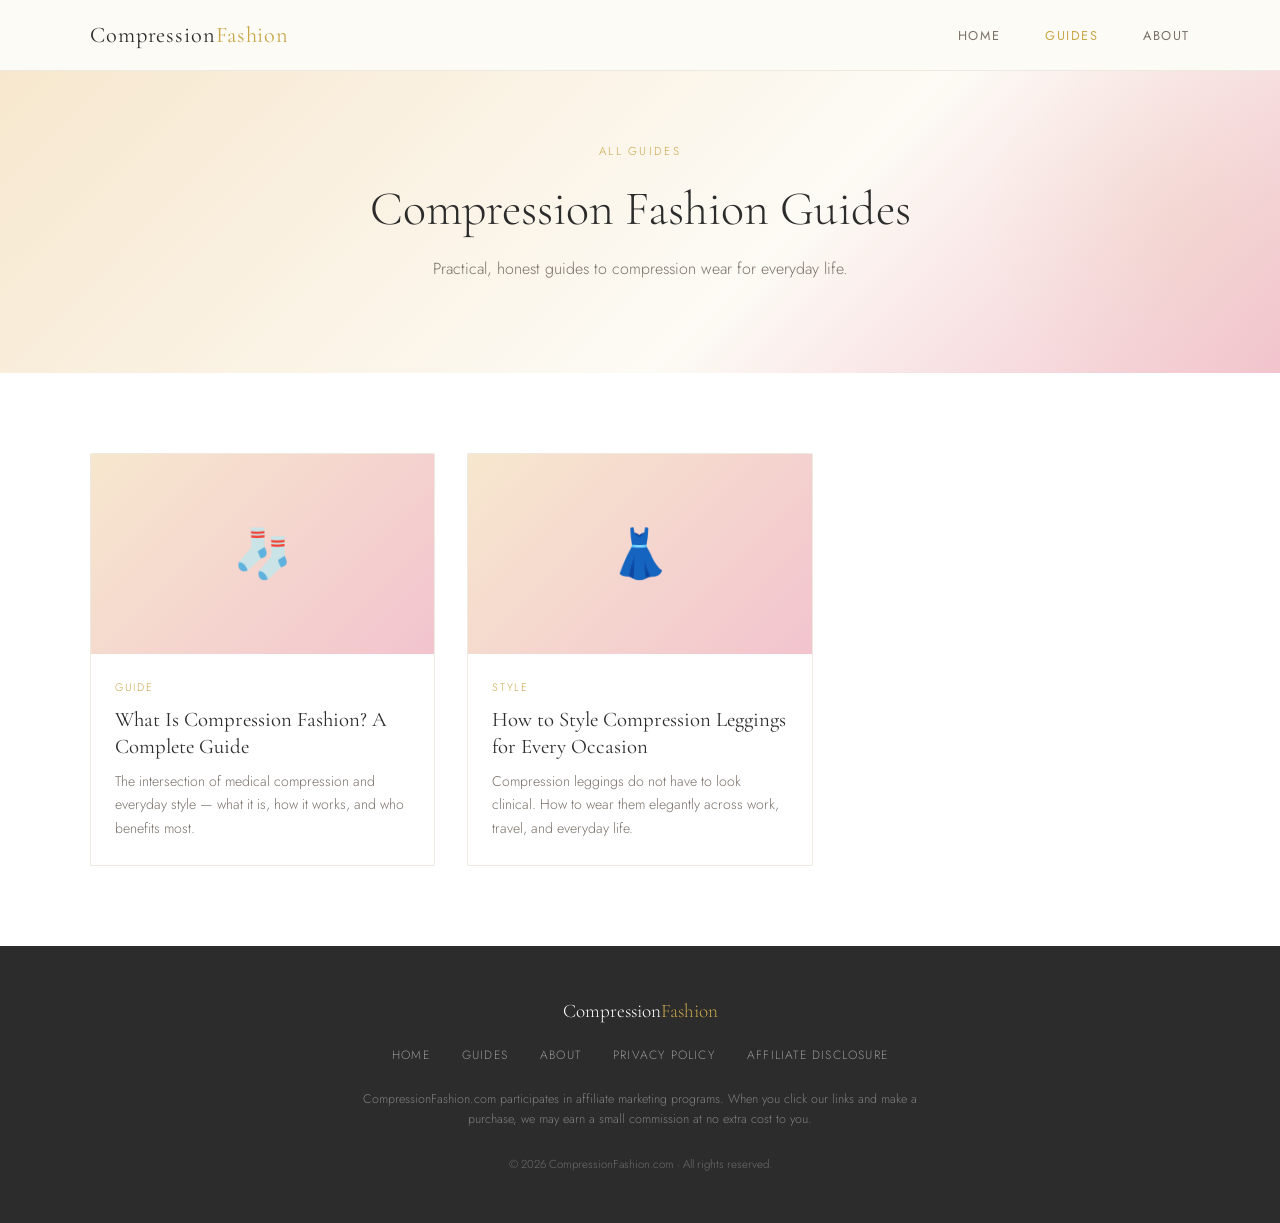
<file: guides.html>
<!DOCTYPE html>
<html lang="en">
<head>
  <meta charset="UTF-8">
  <meta name="viewport" content="width=device-width, initial-scale=1.0">
  <title>Guides — Compression Fashion</title>
  <meta name="description" content="Practical guides to compression fashion — how it works, how to choose the right level, and how to wear it stylishly every day.">
  <link rel="canonical" href="https://compressionfashion.com/guides.html">
  <meta name="robots" content="index, follow">
  <meta property="og:title" content="Guides — Compression Fashion">
  <meta property="og:url" content="https://compressionfashion.com/guides.html">
  <meta property="og:type" content="website">
  <link rel="stylesheet" href="style.css">

  <script type="application/ld+json">
  {
    "@context": "https://schema.org",
    "@type": "CollectionPage",
    "name": "Guides — Compression Fashion",
    "url": "https://compressionfashion.com/guides.html",
    "breadcrumb": {
      "@type": "BreadcrumbList",
      "itemListElement": [
        {"@type": "ListItem", "position": 1, "name": "Home", "item": "https://compressionfashion.com/"},
        {"@type": "ListItem", "position": 2, "name": "Guides"}
      ]
    }
  }
  </script>
</head>
<body>

  <header>
    <div class="header-inner">
      <a href="/" class="logo">Compression<span>Fashion</span></a>
      <nav>
        <a href="/">Home</a>
        <a href="guides.html" class="active">Guides</a>
        <a href="about.html">About</a>
      </nav>
    </div>
  </header>

  <main>

    <section class="hero" style="padding: 70px 2rem 50px;">
      <p class="hero-eyebrow">All Guides</p>
      <h1 style="font-family: 'Cormorant Garamond', serif; font-size: clamp(2rem,4vw,3rem); font-weight:300; margin: 0 auto 1rem; max-width:700px;">Compression Fashion Guides</h1>
      <p class="hero-sub">Practical, honest guides to compression wear for everyday life.</p>
    </section>

    <section style="background: white;">
      <div class="section-inner">
        <div class="article-grid">

          <a href="what-is-compression-fashion.html" class="article-card">
            <div class="card-image">🧦</div>
            <div class="card-body">
              <p class="card-category">Guide</p>
              <h3 class="card-title">What Is Compression Fashion? A Complete Guide</h3>
              <p class="card-excerpt">The intersection of medical compression and everyday style — what it is, how it works, and who benefits most.</p>
            </div>
          </a>

          <a href="compression-leggings-style-guide.html" class="article-card">
            <div class="card-image">👗</div>
            <div class="card-body">
              <p class="card-category">Style</p>
              <h3 class="card-title">How to Style Compression Leggings for Every Occasion</h3>
              <p class="card-excerpt">Compression leggings do not have to look clinical. How to wear them elegantly across work, travel, and everyday life.</p>
            </div>
          </a>

        </div>
      </div>
    </section>

  </main>

  <footer>
    <div class="footer-inner">
      <div class="footer-logo">Compression<span>Fashion</span></div>
      <div class="footer-links">
        <a href="/">Home</a>
        <a href="guides.html">Guides</a>
        <a href="about.html">About</a>
        <a href="privacy-policy.html">Privacy Policy</a>
        <a href="affiliate-disclosure.html">Affiliate Disclosure</a>
      </div>
      <p class="footer-disclosure">CompressionFashion.com participates in affiliate marketing programs. When you click our links and make a purchase, we may earn a small commission at no extra cost to you.</p>
      <p class="footer-copy">© 2026 CompressionFashion.com · All rights reserved.</p>
    </div>
  </footer>

</body>
</html>
</file>
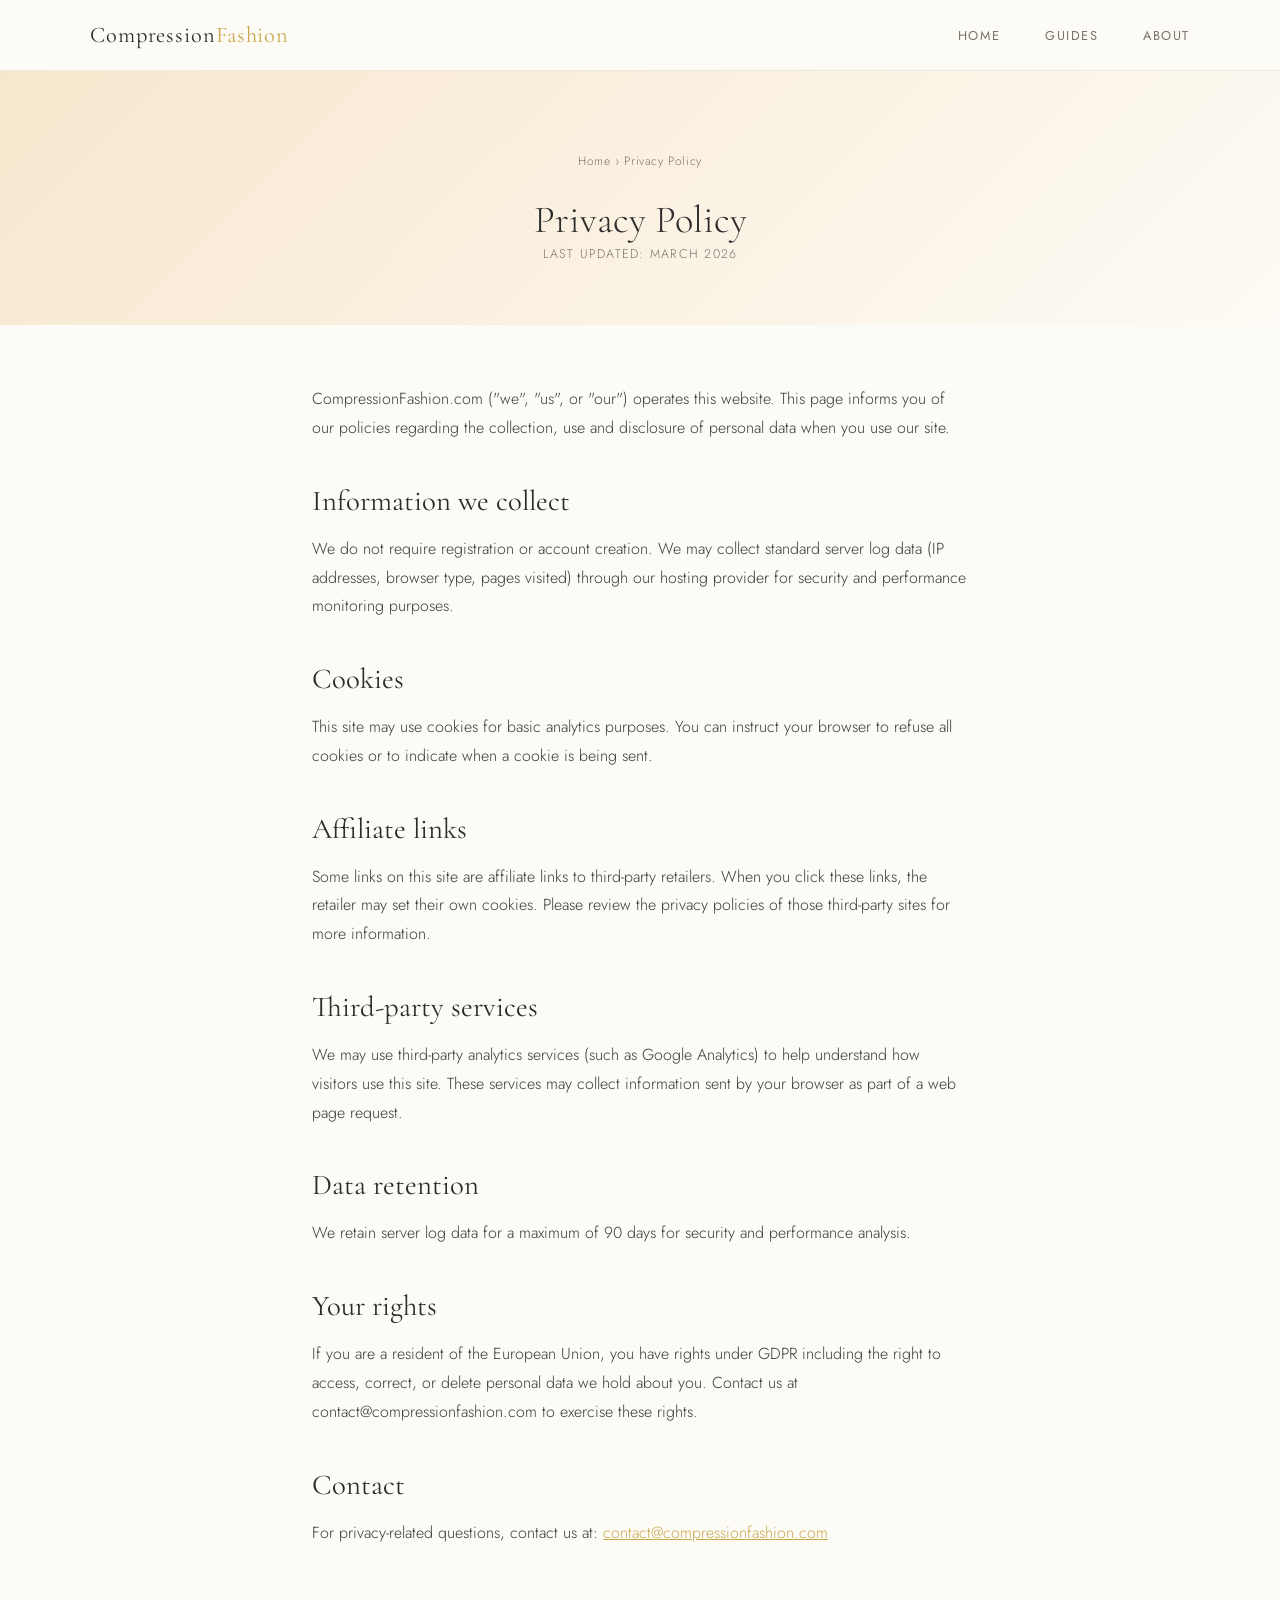
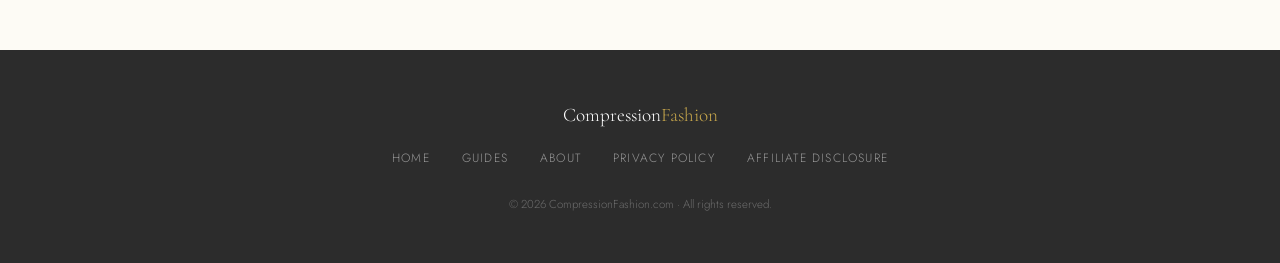
<file: privacy-policy.html>
<!DOCTYPE html>
<html lang="en">
<head>
  <meta charset="UTF-8">
  <meta name="viewport" content="width=device-width, initial-scale=1.0">
  <title>Privacy Policy — Compression Fashion</title>
  <meta name="description" content="Privacy policy for CompressionFashion.com — how we collect and use data.">
  <link rel="canonical" href="https://compressionfashion.com/privacy-policy.html">
  <meta name="robots" content="index, follow">
  <link rel="stylesheet" href="style.css">
</head>
<body>

  <header>
    <div class="header-inner">
      <a href="/" class="logo">Compression<span>Fashion</span></a>
      <nav>
        <a href="/">Home</a>
        <a href="guides.html">Guides</a>
        <a href="about.html">About</a>
      </nav>
    </div>
  </header>

  <main>
    <div class="article-header">
      <p class="breadcrumb"><a href="/">Home</a> &rsaquo; Privacy Policy</p>
      <h1 style="font-family:'Cormorant Garamond',serif;font-size:clamp(1.8rem,3vw,2.6rem);font-weight:300;margin:0 auto;max-width:700px;">Privacy Policy</h1>
      <p class="article-meta">Last updated: March 2026</p>
    </div>

    <div class="article-body">
      <p>CompressionFashion.com ("we", "us", or "our") operates this website. This page informs you of our policies regarding the collection, use and disclosure of personal data when you use our site.</p>

      <h2>Information we collect</h2>
      <p>We do not require registration or account creation. We may collect standard server log data (IP addresses, browser type, pages visited) through our hosting provider for security and performance monitoring purposes.</p>

      <h2>Cookies</h2>
      <p>This site may use cookies for basic analytics purposes. You can instruct your browser to refuse all cookies or to indicate when a cookie is being sent.</p>

      <h2>Affiliate links</h2>
      <p>Some links on this site are affiliate links to third-party retailers. When you click these links, the retailer may set their own cookies. Please review the privacy policies of those third-party sites for more information.</p>

      <h2>Third-party services</h2>
      <p>We may use third-party analytics services (such as Google Analytics) to help understand how visitors use this site. These services may collect information sent by your browser as part of a web page request.</p>

      <h2>Data retention</h2>
      <p>We retain server log data for a maximum of 90 days for security and performance analysis.</p>

      <h2>Your rights</h2>
      <p>If you are a resident of the European Union, you have rights under GDPR including the right to access, correct, or delete personal data we hold about you. Contact us at contact@compressionfashion.com to exercise these rights.</p>

      <h2>Contact</h2>
      <p>For privacy-related questions, contact us at: <a href="mailto:contact@compressionfashion.com" style="color:var(--gold);">contact@compressionfashion.com</a></p>
    </div>
  </main>

  <footer>
    <div class="footer-inner">
      <div class="footer-logo">Compression<span>Fashion</span></div>
      <div class="footer-links">
        <a href="/">Home</a>
        <a href="guides.html">Guides</a>
        <a href="about.html">About</a>
        <a href="privacy-policy.html">Privacy Policy</a>
        <a href="affiliate-disclosure.html">Affiliate Disclosure</a>
      </div>
      <p class="footer-copy">© 2026 CompressionFashion.com · All rights reserved.</p>
    </div>
  </footer>

</body>
</html>
</file>
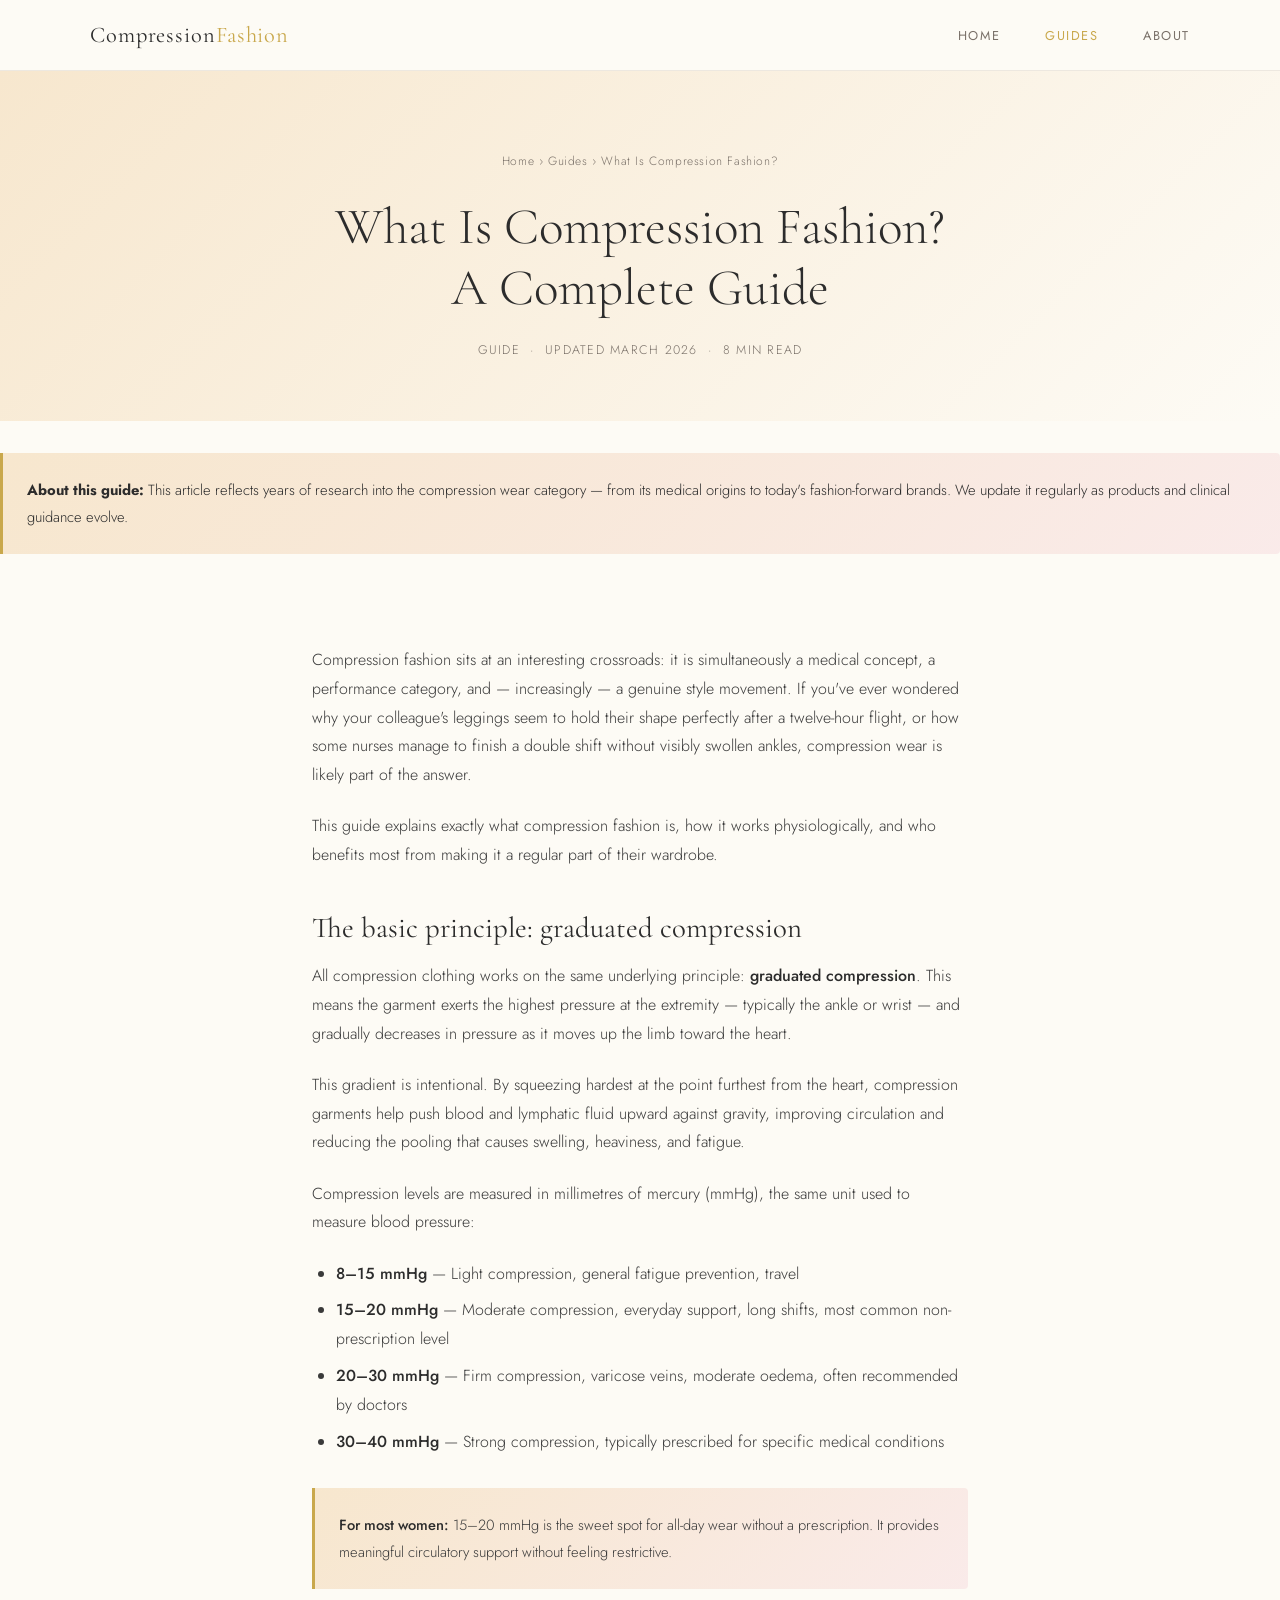
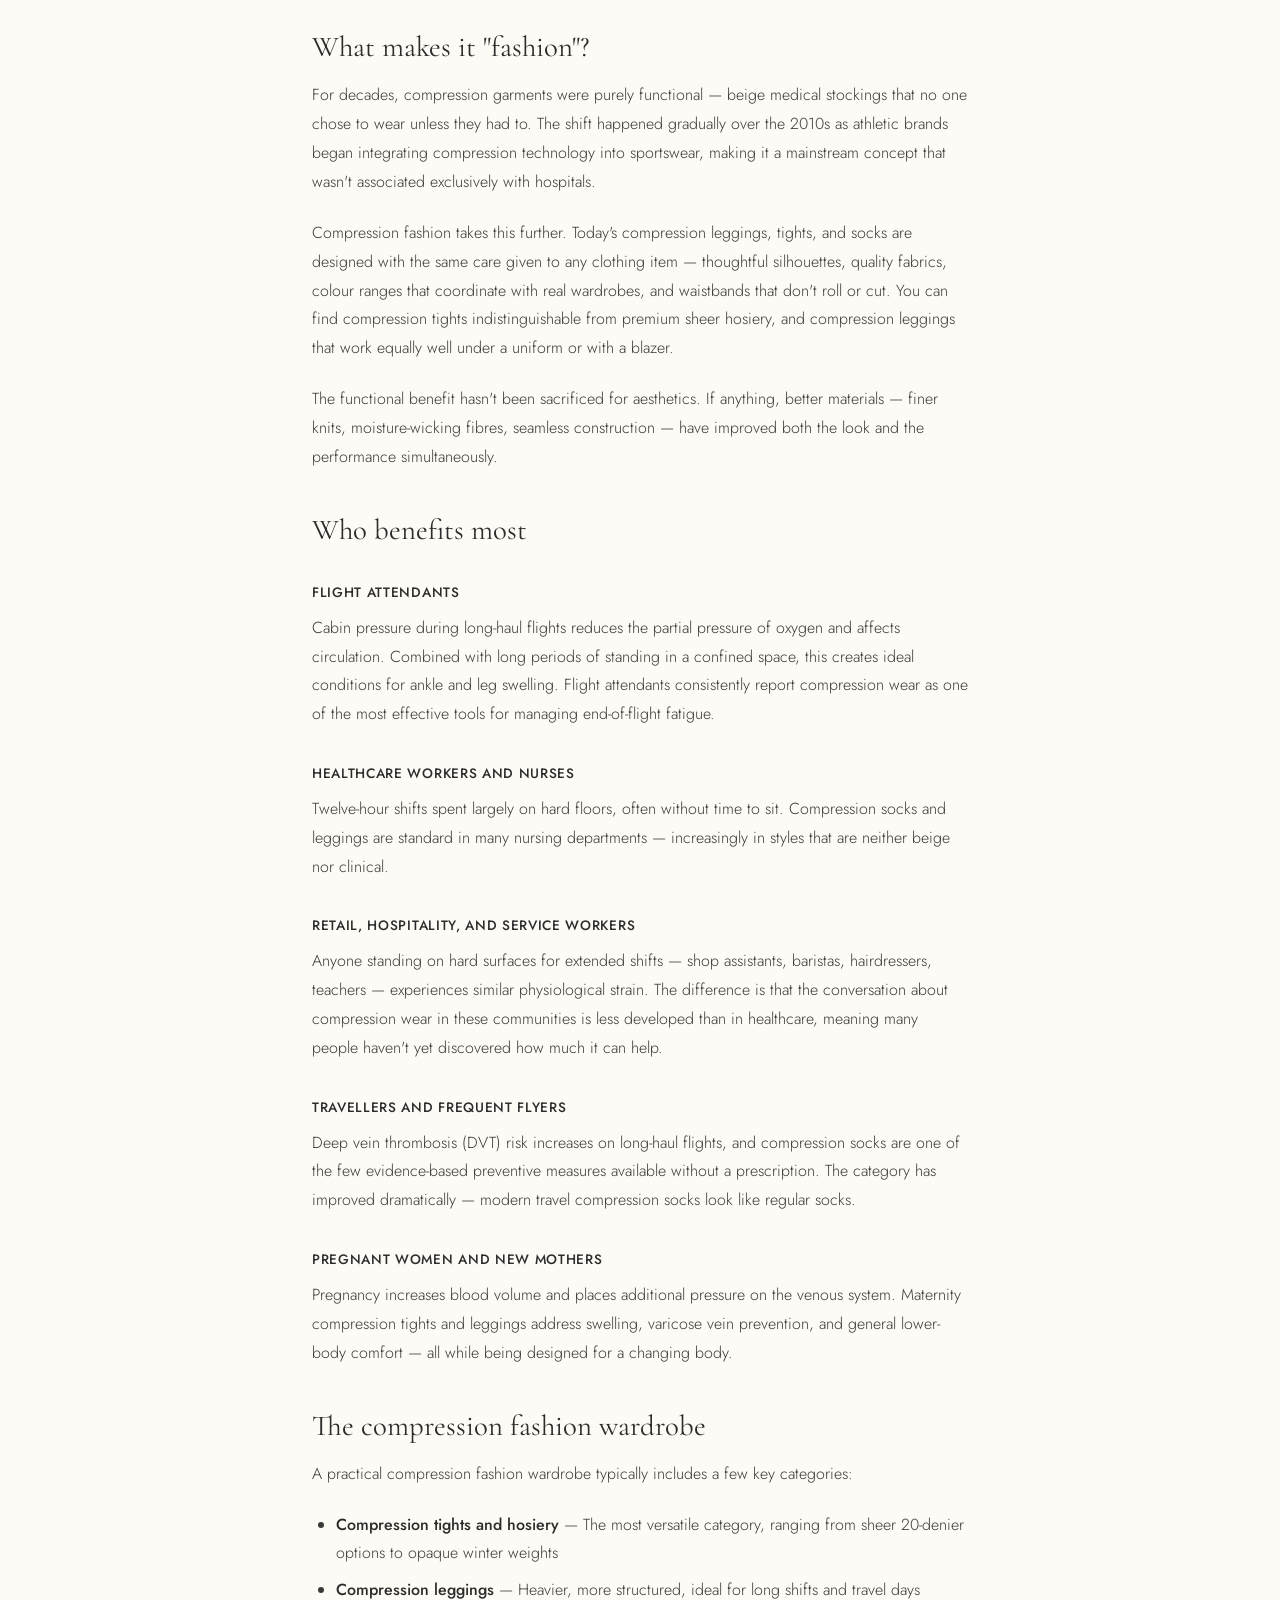
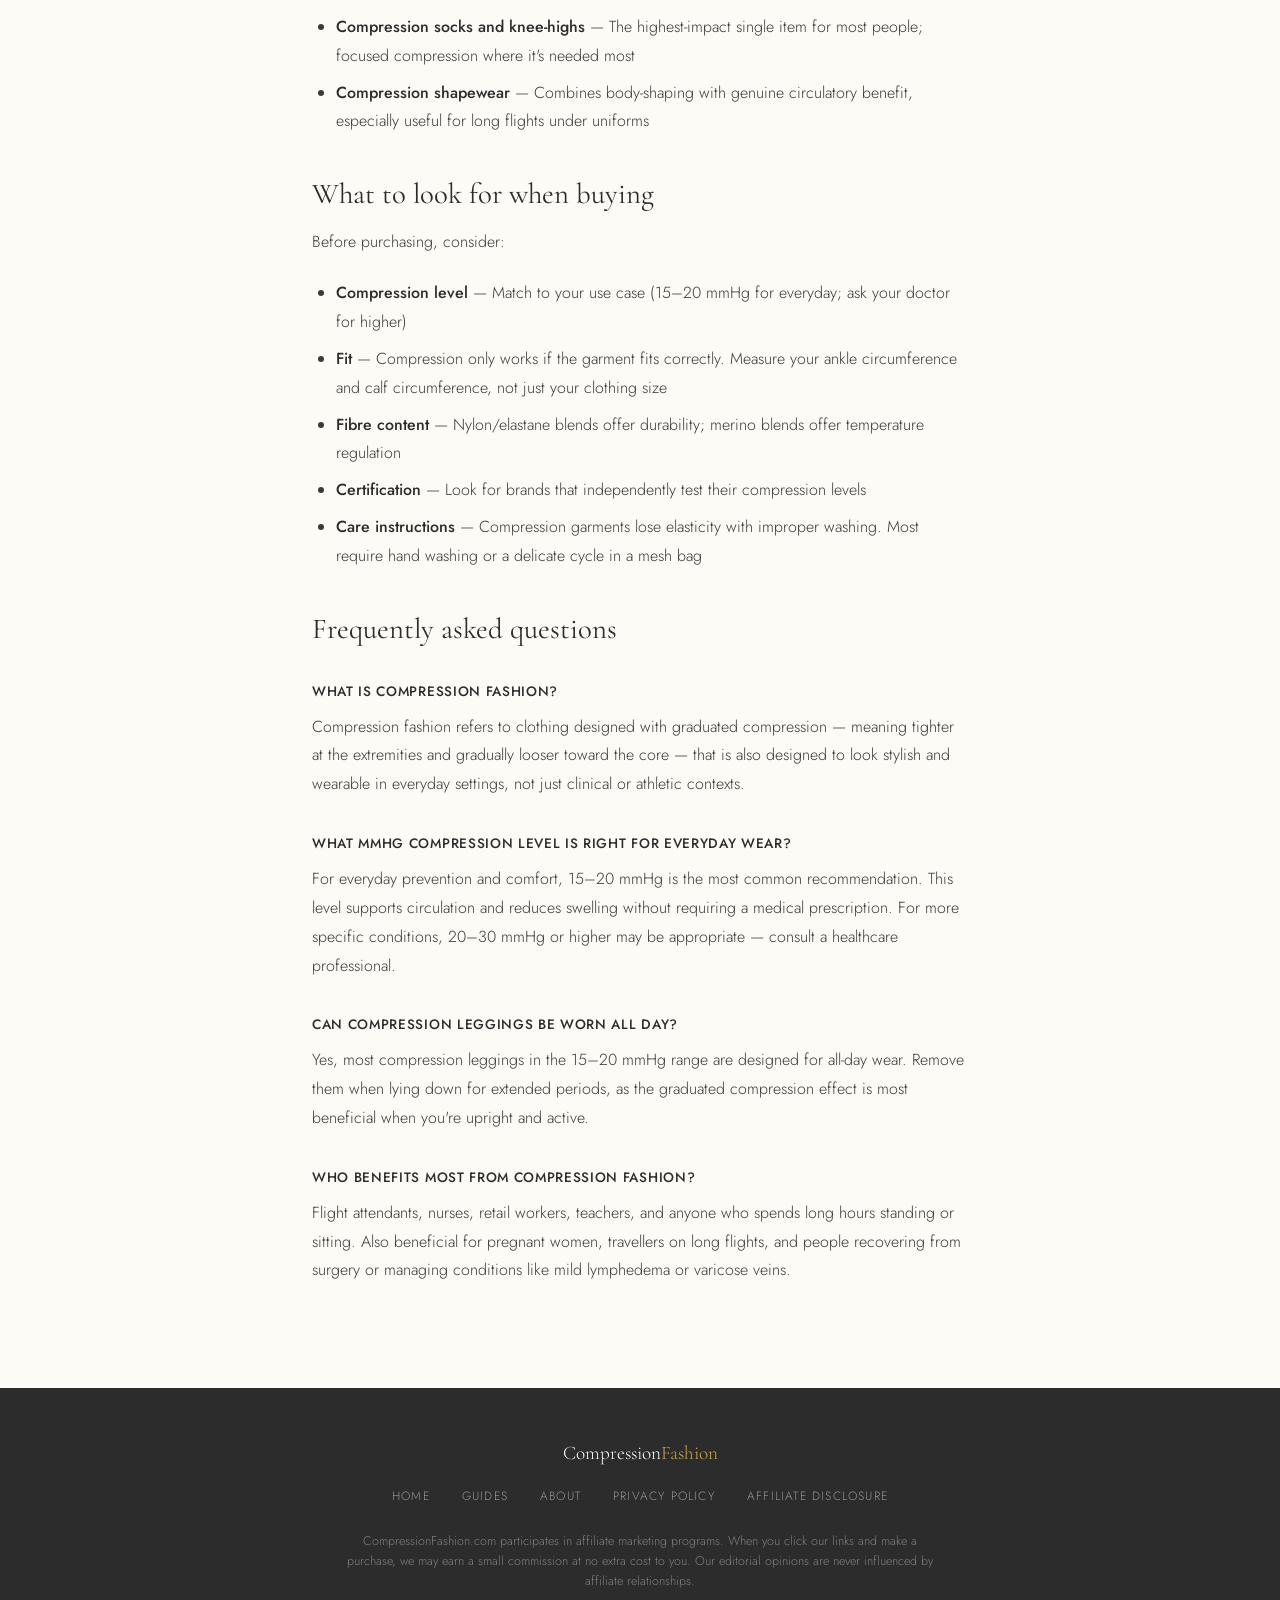
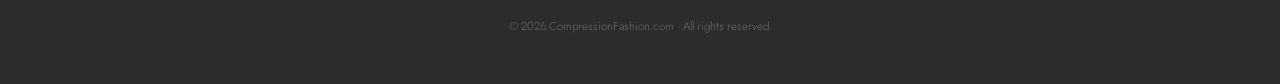
<file: what-is-compression-fashion.html>
<!DOCTYPE html>
<html lang="en">
<head>
  <meta charset="UTF-8">
  <meta name="viewport" content="width=device-width, initial-scale=1.0">
  <title>What Is Compression Fashion? A Complete Guide — Compression Fashion</title>
  <meta name="description" content="Compression fashion combines medical-grade support with everyday style. Learn what it is, how it works, and who benefits most from wearing compression clothing daily.">
  <link rel="canonical" href="https://compressionfashion.com/what-is-compression-fashion.html">
  <meta name="robots" content="index, follow">

  <meta property="og:title" content="What Is Compression Fashion? A Complete Guide">
  <meta property="og:description" content="Compression fashion combines medical-grade support with everyday style. Learn what it is, how it works, and who benefits most.">
  <meta property="og:url" content="https://compressionfashion.com/what-is-compression-fashion.html">
  <meta property="og:type" content="article">

  <link rel="stylesheet" href="style.css">

  <script type="application/ld+json">
  {
    "@context": "https://schema.org",
    "@type": "BlogPosting",
    "headline": "What Is Compression Fashion? A Complete Guide",
    "description": "Compression fashion combines medical-grade support with everyday style. Learn what it is, how it works, and who benefits most from wearing compression clothing daily.",
    "url": "https://compressionfashion.com/what-is-compression-fashion.html",
    "datePublished": "2026-03-20",
    "dateModified": "2026-03-20",
    "publisher": {
      "@type": "Organization",
      "name": "Compression Fashion",
      "url": "https://compressionfashion.com"
    },
    "breadcrumb": {
      "@type": "BreadcrumbList",
      "itemListElement": [
        {"@type": "ListItem", "position": 1, "name": "Home", "item": "https://compressionfashion.com/"},
        {"@type": "ListItem", "position": 2, "name": "Guides", "item": "https://compressionfashion.com/guides.html"},
        {"@type": "ListItem", "position": 3, "name": "What Is Compression Fashion?"}
      ]
    }
  }
  </script>

  <script type="application/ld+json">
  {
    "@context": "https://schema.org",
    "@type": "FAQPage",
    "mainEntity": [
      {
        "@type": "Question",
        "name": "What is compression fashion?",
        "acceptedAnswer": {
          "@type": "Answer",
          "text": "Compression fashion refers to clothing designed with graduated compression — meaning tighter at the extremities and gradually looser toward the core — that is also designed to look stylish and wearable in everyday settings, not just clinical or athletic contexts."
        }
      },
      {
        "@type": "Question",
        "name": "What mmHg compression level is right for everyday wear?",
        "acceptedAnswer": {
          "@type": "Answer",
          "text": "For everyday prevention and comfort, 15–20 mmHg is the most common recommendation. This level supports circulation and reduces swelling without requiring a medical prescription. For more specific conditions, 20–30 mmHg or higher may be appropriate — consult a healthcare professional."
        }
      },
      {
        "@type": "Question",
        "name": "Can compression leggings be worn all day?",
        "acceptedAnswer": {
          "@type": "Answer",
          "text": "Yes, most compression leggings in the 15–20 mmHg range are designed for all-day wear. Remove them when lying down for extended periods, as the graduated compression effect is most beneficial when you're upright and active."
        }
      },
      {
        "@type": "Question",
        "name": "Who benefits most from compression fashion?",
        "acceptedAnswer": {
          "@type": "Answer",
          "text": "Flight attendants, nurses, retail workers, teachers, and anyone who spends long hours standing or sitting. Also beneficial for pregnant women, travelers on long flights, and people recovering from surgery or managing conditions like mild lymphedema or varicose veins."
        }
      }
    ]
  }
  </script>
</head>
<body>

  <header>
    <div class="header-inner">
      <a href="/" class="logo">Compression<span>Fashion</span></a>
      <nav>
        <a href="/">Home</a>
        <a href="guides.html" class="active">Guides</a>
        <a href="about.html">About</a>
      </nav>
    </div>
  </header>

  <main>

    <div class="article-header">
      <p class="breadcrumb"><a href="/">Home</a> &rsaquo; <a href="guides.html">Guides</a> &rsaquo; What Is Compression Fashion?</p>
      <h1>What Is Compression Fashion?<br>A Complete Guide</h1>
      <p class="article-meta">Guide &nbsp;·&nbsp; Updated March 2026 &nbsp;·&nbsp; 8 min read</p>
    </div>
<div class="tip-box">
  <p><strong>About this guide:</strong> This article reflects years of 
  research into the compression wear category — from its medical origins 
  to today's fashion-forward brands. We update it regularly as products 
  and clinical guidance evolve.</p>
</div>
    <article class="article-body">

      <p>Compression fashion sits at an interesting crossroads: it is simultaneously a medical concept, a performance category, and — increasingly — a genuine style movement. If you've ever wondered why your colleague's leggings seem to hold their shape perfectly after a twelve-hour flight, or how some nurses manage to finish a double shift without visibly swollen ankles, compression wear is likely part of the answer.</p>

      <p>This guide explains exactly what compression fashion is, how it works physiologically, and who benefits most from making it a regular part of their wardrobe.</p>

      <h2>The basic principle: graduated compression</h2>

      <p>All compression clothing works on the same underlying principle: <strong>graduated compression</strong>. This means the garment exerts the highest pressure at the extremity — typically the ankle or wrist — and gradually decreases in pressure as it moves up the limb toward the heart.</p>

      <p>This gradient is intentional. By squeezing hardest at the point furthest from the heart, compression garments help push blood and lymphatic fluid upward against gravity, improving circulation and reducing the pooling that causes swelling, heaviness, and fatigue.</p>

      <p>Compression levels are measured in millimetres of mercury (mmHg), the same unit used to measure blood pressure:</p>

      <ul>
        <li><strong>8–15 mmHg</strong> — Light compression, general fatigue prevention, travel</li>
        <li><strong>15–20 mmHg</strong> — Moderate compression, everyday support, long shifts, most common non-prescription level</li>
        <li><strong>20–30 mmHg</strong> — Firm compression, varicose veins, moderate oedema, often recommended by doctors</li>
        <li><strong>30–40 mmHg</strong> — Strong compression, typically prescribed for specific medical conditions</li>
      </ul>

      <div class="tip-box">
        <p><strong>For most women:</strong> 15–20 mmHg is the sweet spot for all-day wear without a prescription. It provides meaningful circulatory support without feeling restrictive.</p>
      </div>

      <h2>What makes it "fashion"?</h2>

      <p>For decades, compression garments were purely functional — beige medical stockings that no one chose to wear unless they had to. The shift happened gradually over the 2010s as athletic brands began integrating compression technology into sportswear, making it a mainstream concept that wasn't associated exclusively with hospitals.</p>

      <p>Compression fashion takes this further. Today's compression leggings, tights, and socks are designed with the same care given to any clothing item — thoughtful silhouettes, quality fabrics, colour ranges that coordinate with real wardrobes, and waistbands that don't roll or cut. You can find compression tights indistinguishable from premium sheer hosiery, and compression leggings that work equally well under a uniform or with a blazer.</p>

      <p>The functional benefit hasn't been sacrificed for aesthetics. If anything, better materials — finer knits, moisture-wicking fibres, seamless construction — have improved both the look and the performance simultaneously.</p>

      <h2>Who benefits most</h2>

      <h3>Flight attendants</h3>
      <p>Cabin pressure during long-haul flights reduces the partial pressure of oxygen and affects circulation. Combined with long periods of standing in a confined space, this creates ideal conditions for ankle and leg swelling. Flight attendants consistently report compression wear as one of the most effective tools for managing end-of-flight fatigue.</p>

      <h3>Healthcare workers and nurses</h3>
      <p>Twelve-hour shifts spent largely on hard floors, often without time to sit. Compression socks and leggings are standard in many nursing departments — increasingly in styles that are neither beige nor clinical.</p>

      <h3>Retail, hospitality, and service workers</h3>
      <p>Anyone standing on hard surfaces for extended shifts — shop assistants, baristas, hairdressers, teachers — experiences similar physiological strain. The difference is that the conversation about compression wear in these communities is less developed than in healthcare, meaning many people haven't yet discovered how much it can help.</p>

      <h3>Travellers and frequent flyers</h3>
      <p>Deep vein thrombosis (DVT) risk increases on long-haul flights, and compression socks are one of the few evidence-based preventive measures available without a prescription. The category has improved dramatically — modern travel compression socks look like regular socks.</p>

      <h3>Pregnant women and new mothers</h3>
      <p>Pregnancy increases blood volume and places additional pressure on the venous system. Maternity compression tights and leggings address swelling, varicose vein prevention, and general lower-body comfort — all while being designed for a changing body.</p>

      <h2>The compression fashion wardrobe</h2>

      <p>A practical compression fashion wardrobe typically includes a few key categories:</p>

      <ul>
        <li><strong>Compression tights and hosiery</strong> — The most versatile category, ranging from sheer 20-denier options to opaque winter weights</li>
        <li><strong>Compression leggings</strong> — Heavier, more structured, ideal for long shifts and travel days</li>
        <li><strong>Compression socks and knee-highs</strong> — The highest-impact single item for most people; focused compression where it's needed most</li>
        <li><strong>Compression shapewear</strong> — Combines body-shaping with genuine circulatory benefit, especially useful for long flights under uniforms</li>
      </ul>

      <h2>What to look for when buying</h2>

      <p>Before purchasing, consider:</p>

      <ul>
        <li><strong>Compression level</strong> — Match to your use case (15–20 mmHg for everyday; ask your doctor for higher)</li>
        <li><strong>Fit</strong> — Compression only works if the garment fits correctly. Measure your ankle circumference and calf circumference, not just your clothing size</li>
        <li><strong>Fibre content</strong> — Nylon/elastane blends offer durability; merino blends offer temperature regulation</li>
        <li><strong>Certification</strong> — Look for brands that independently test their compression levels</li>
        <li><strong>Care instructions</strong> — Compression garments lose elasticity with improper washing. Most require hand washing or a delicate cycle in a mesh bag</li>
      </ul>

      <!-- FAQ -->
      <h2>Frequently asked questions</h2>

      <h3>What is compression fashion?</h3>
      <p>Compression fashion refers to clothing designed with graduated compression — meaning tighter at the extremities and gradually looser toward the core — that is also designed to look stylish and wearable in everyday settings, not just clinical or athletic contexts.</p>

      <h3>What mmHg compression level is right for everyday wear?</h3>
      <p>For everyday prevention and comfort, 15–20 mmHg is the most common recommendation. This level supports circulation and reduces swelling without requiring a medical prescription. For more specific conditions, 20–30 mmHg or higher may be appropriate — consult a healthcare professional.</p>

      <h3>Can compression leggings be worn all day?</h3>
      <p>Yes, most compression leggings in the 15–20 mmHg range are designed for all-day wear. Remove them when lying down for extended periods, as the graduated compression effect is most beneficial when you're upright and active.</p>

      <h3>Who benefits most from compression fashion?</h3>
      <p>Flight attendants, nurses, retail workers, teachers, and anyone who spends long hours standing or sitting. Also beneficial for pregnant women, travellers on long flights, and people recovering from surgery or managing conditions like mild lymphedema or varicose veins.</p>

    </article>

  </main>

  <footer>
    <div class="footer-inner">
      <div class="footer-logo">Compression<span>Fashion</span></div>
      <div class="footer-links">
        <a href="/">Home</a>
        <a href="guides.html">Guides</a>
        <a href="about.html">About</a>
        <a href="privacy-policy.html">Privacy Policy</a>
        <a href="affiliate-disclosure.html">Affiliate Disclosure</a>
      </div>
      <p class="footer-disclosure">
        CompressionFashion.com participates in affiliate marketing programs. When you click our links and make a purchase, we may earn a small commission at no extra cost to you. Our editorial opinions are never influenced by affiliate relationships.
      </p>
      <p class="footer-copy">© 2026 CompressionFashion.com · All rights reserved.</p>
    </div>
  </footer>

</body>
</html>
</file>
<file: style.css>
@import url('https://fonts.googleapis.com/css2?family=Cormorant+Garamond:ital,wght@0,300;0,400;0,500;1,300;1,400&family=Jost:wght@300;400;500&display=swap');

:root {
  --champagne: #F7E7CE;
  --blush: #F2C4CE;
  --gold: #C9A84C;
  --ivory: #FDFBF5;
  --dusty-rose: #D4A5A5;
  --charcoal: #2C2C2C;
  --warm-gray: #7A7169;
  --light-border: #EDE8E0;
}

*, *::before, *::after {
  box-sizing: border-box;
  margin: 0;
  padding: 0;
}

html {
  font-size: 16px;
  scroll-behavior: smooth;
}

body {
  font-family: 'Jost', sans-serif;
  font-weight: 300;
  color: var(--charcoal);
  background-color: var(--ivory);
  line-height: 1.8;
}

/* ─── HEADER ─── */
header {
  background: var(--ivory);
  border-bottom: 1px solid var(--light-border);
  padding: 0 2rem;
  position: sticky;
  top: 0;
  z-index: 100;
}

.header-inner {
  max-width: 1100px;
  margin: 0 auto;
  display: flex;
  align-items: center;
  justify-content: space-between;
  height: 70px;
}

.logo {
  font-family: 'Cormorant Garamond', serif;
  font-size: 1.4rem;
  font-weight: 400;
  color: var(--charcoal);
  text-decoration: none;
  letter-spacing: 0.04em;
}

.logo span {
  color: var(--gold);
}

nav a {
  font-family: 'Jost', sans-serif;
  font-size: 0.8rem;
  font-weight: 400;
  letter-spacing: 0.12em;
  text-transform: uppercase;
  color: var(--warm-gray);
  text-decoration: none;
  margin-left: 2.5rem;
  transition: color 0.2s;
}

nav a:hover, nav a.active {
  color: var(--gold);
}

/* ─── HERO ─── */
.hero {
  background: linear-gradient(135deg, var(--champagne) 0%, var(--ivory) 60%, var(--blush) 100%);
  padding: 100px 2rem 80px;
  text-align: center;
  position: relative;
  overflow: hidden;
}

.hero::before {
  content: '';
  position: absolute;
  top: -50px;
  right: -100px;
  width: 400px;
  height: 400px;
  background: radial-gradient(circle, rgba(201,168,76,0.08) 0%, transparent 70%);
  border-radius: 50%;
}

.hero-eyebrow {
  font-size: 0.72rem;
  letter-spacing: 0.2em;
  text-transform: uppercase;
  color: var(--gold);
  margin-bottom: 1.2rem;
}

.hero h1 {
  font-family: 'Cormorant Garamond', serif;
  font-size: clamp(2.2rem, 5vw, 3.8rem);
  font-weight: 300;
  line-height: 1.2;
  color: var(--charcoal);
  max-width: 760px;
  margin: 0 auto 1.5rem;
}

.hero h1 em {
  font-style: italic;
  color: var(--gold);
}

.hero-sub {
  font-size: 1rem;
  color: var(--warm-gray);
  max-width: 540px;
  margin: 0 auto 2.5rem;
  font-weight: 300;
}

.hero-divider {
  width: 48px;
  height: 1px;
  background: var(--gold);
  margin: 0 auto;
}

/* ─── SECTION ─── */
section {
  padding: 80px 2rem;
}

.section-inner {
  max-width: 1100px;
  margin: 0 auto;
}

.section-label {
  font-size: 0.72rem;
  letter-spacing: 0.2em;
  text-transform: uppercase;
  color: var(--gold);
  margin-bottom: 0.8rem;
}

.section-title {
  font-family: 'Cormorant Garamond', serif;
  font-size: clamp(1.8rem, 3vw, 2.6rem);
  font-weight: 300;
  color: var(--charcoal);
  margin-bottom: 1.2rem;
  line-height: 1.25;
}

.section-intro {
  color: var(--warm-gray);
  max-width: 600px;
  margin-bottom: 3rem;
  font-weight: 300;
}

/* ─── ARTICLE GRID ─── */
.article-grid {
  display: grid;
  grid-template-columns: repeat(auto-fill, minmax(300px, 1fr));
  gap: 2rem;
}

.article-card {
  background: white;
  border: 1px solid var(--light-border);
  border-radius: 2px;
  overflow: hidden;
  transition: box-shadow 0.3s, transform 0.3s;
  text-decoration: none;
  color: inherit;
  display: block;
}

.article-card:hover {
  box-shadow: 0 8px 40px rgba(0,0,0,0.08);
  transform: translateY(-3px);
}

.card-image {
  height: 200px;
  background: linear-gradient(135deg, var(--champagne), var(--blush));
  display: flex;
  align-items: center;
  justify-content: center;
  font-size: 3rem;
}

.card-body {
  padding: 1.5rem;
}

.card-category {
  font-size: 0.68rem;
  letter-spacing: 0.15em;
  text-transform: uppercase;
  color: var(--gold);
  margin-bottom: 0.5rem;
}

.card-title {
  font-family: 'Cormorant Garamond', serif;
  font-size: 1.3rem;
  font-weight: 400;
  color: var(--charcoal);
  margin-bottom: 0.6rem;
  line-height: 1.3;
}

.card-excerpt {
  font-size: 0.88rem;
  color: var(--warm-gray);
  line-height: 1.7;
}

/* ─── ABOUT STRIP ─── */
.about-strip {
  background: linear-gradient(to right, var(--champagne), var(--ivory));
  border-top: 1px solid var(--light-border);
  border-bottom: 1px solid var(--light-border);
}

.about-strip-inner {
  max-width: 800px;
  margin: 0 auto;
  text-align: center;
}

.about-strip-inner p {
  color: var(--warm-gray);
  font-size: 0.95rem;
  margin-top: 1rem;
}

/* ─── ARTICLE PAGE ─── */
.article-header {
  background: linear-gradient(135deg, var(--champagne) 0%, var(--ivory) 100%);
  padding: 80px 2rem 60px;
  text-align: center;
}

.breadcrumb {
  font-size: 0.75rem;
  color: var(--warm-gray);
  margin-bottom: 1.5rem;
  letter-spacing: 0.05em;
}

.breadcrumb a {
  color: var(--warm-gray);
  text-decoration: none;
}

.breadcrumb a:hover {
  color: var(--gold);
}

.article-header h1 {
  font-family: 'Cormorant Garamond', serif;
  font-size: clamp(2rem, 4vw, 3.2rem);
  font-weight: 300;
  line-height: 1.2;
  max-width: 760px;
  margin: 0 auto 1.2rem;
}

.article-meta {
  font-size: 0.78rem;
  color: var(--warm-gray);
  letter-spacing: 0.1em;
  text-transform: uppercase;
}

.article-body {
  max-width: 720px;
  margin: 0 auto;
  padding: 60px 2rem 80px;
}

.article-body h2 {
  font-family: 'Cormorant Garamond', serif;
  font-size: 1.8rem;
  font-weight: 400;
  color: var(--charcoal);
  margin: 2.5rem 0 1rem;
  line-height: 1.25;
}

.article-body h3 {
  font-family: 'Jost', sans-serif;
  font-size: 1rem;
  font-weight: 500;
  color: var(--charcoal);
  margin: 2rem 0 0.6rem;
  letter-spacing: 0.05em;
  text-transform: uppercase;
  font-size: 0.85rem;
}

.article-body p {
  margin-bottom: 1.4rem;
  color: #3a3a3a;
  font-weight: 300;
}

.article-body ul, .article-body ol {
  margin: 1rem 0 1.4rem 1.5rem;
  color: #3a3a3a;
}

.article-body li {
  margin-bottom: 0.5rem;
}

.article-body strong {
  font-weight: 500;
  color: var(--charcoal);
}

.tip-box {
  background: linear-gradient(135deg, var(--champagne), rgba(242,196,206,0.3));
  border-left: 3px solid var(--gold);
  padding: 1.5rem;
  margin: 2rem 0;
  border-radius: 0 4px 4px 0;
}

.tip-box p {
  margin: 0;
  font-size: 0.92rem;
}

/* ─── ABOUT PAGE ─── */
.about-hero {
  background: linear-gradient(135deg, var(--champagne) 0%, var(--ivory) 100%);
  padding: 80px 2rem 60px;
  text-align: center;
}

.about-body {
  max-width: 760px;
  margin: 0 auto;
  padding: 60px 2rem 80px;
}

.about-body h2 {
  font-family: 'Cormorant Garamond', serif;
  font-size: 1.8rem;
  font-weight: 400;
  color: var(--charcoal);
  margin: 2.5rem 0 1rem;
}

.about-body p {
  color: #3a3a3a;
  margin-bottom: 1.4rem;
  font-weight: 300;
}

.editorial-box {
  background: white;
  border: 1px solid var(--light-border);
  border-radius: 2px;
  padding: 2rem;
  margin: 2.5rem 0;
}

.editorial-box h3 {
  font-family: 'Cormorant Garamond', serif;
  font-size: 1.3rem;
  font-weight: 400;
  margin-bottom: 1rem;
  color: var(--charcoal);
}

.editorial-box ul {
  margin-left: 1.2rem;
  color: #3a3a3a;
}

.editorial-box li {
  margin-bottom: 0.5rem;
  font-weight: 300;
}

/* ─── FOOTER ─── */
footer {
  background: var(--charcoal);
  color: rgba(255,255,255,0.6);
  padding: 3rem 2rem;
  text-align: center;
}

.footer-inner {
  max-width: 1100px;
  margin: 0 auto;
}

.footer-logo {
  font-family: 'Cormorant Garamond', serif;
  font-size: 1.2rem;
  color: white;
  margin-bottom: 1rem;
}

.footer-logo span {
  color: var(--gold);
}

.footer-links {
  display: flex;
  justify-content: center;
  flex-wrap: wrap;
  gap: 0.5rem 2rem;
  margin-bottom: 1.5rem;
}

.footer-links a {
  font-size: 0.75rem;
  letter-spacing: 0.1em;
  text-transform: uppercase;
  color: rgba(255,255,255,0.5);
  text-decoration: none;
  transition: color 0.2s;
}

.footer-links a:hover {
  color: var(--gold);
}

.footer-disclosure {
  font-size: 0.78rem;
  line-height: 1.6;
  max-width: 600px;
  margin: 0 auto 1.5rem;
  color: rgba(255,255,255,0.4);
}

.footer-copy {
  font-size: 0.72rem;
  color: rgba(255,255,255,0.3);
}

/* ─── RESPONSIVE ─── */
@media (max-width: 768px) {
  nav { display: none; }
  .hero { padding: 60px 1.5rem 50px; }
  section { padding: 50px 1.5rem; }
  .article-grid { grid-template-columns: 1fr; }
}
</file>
